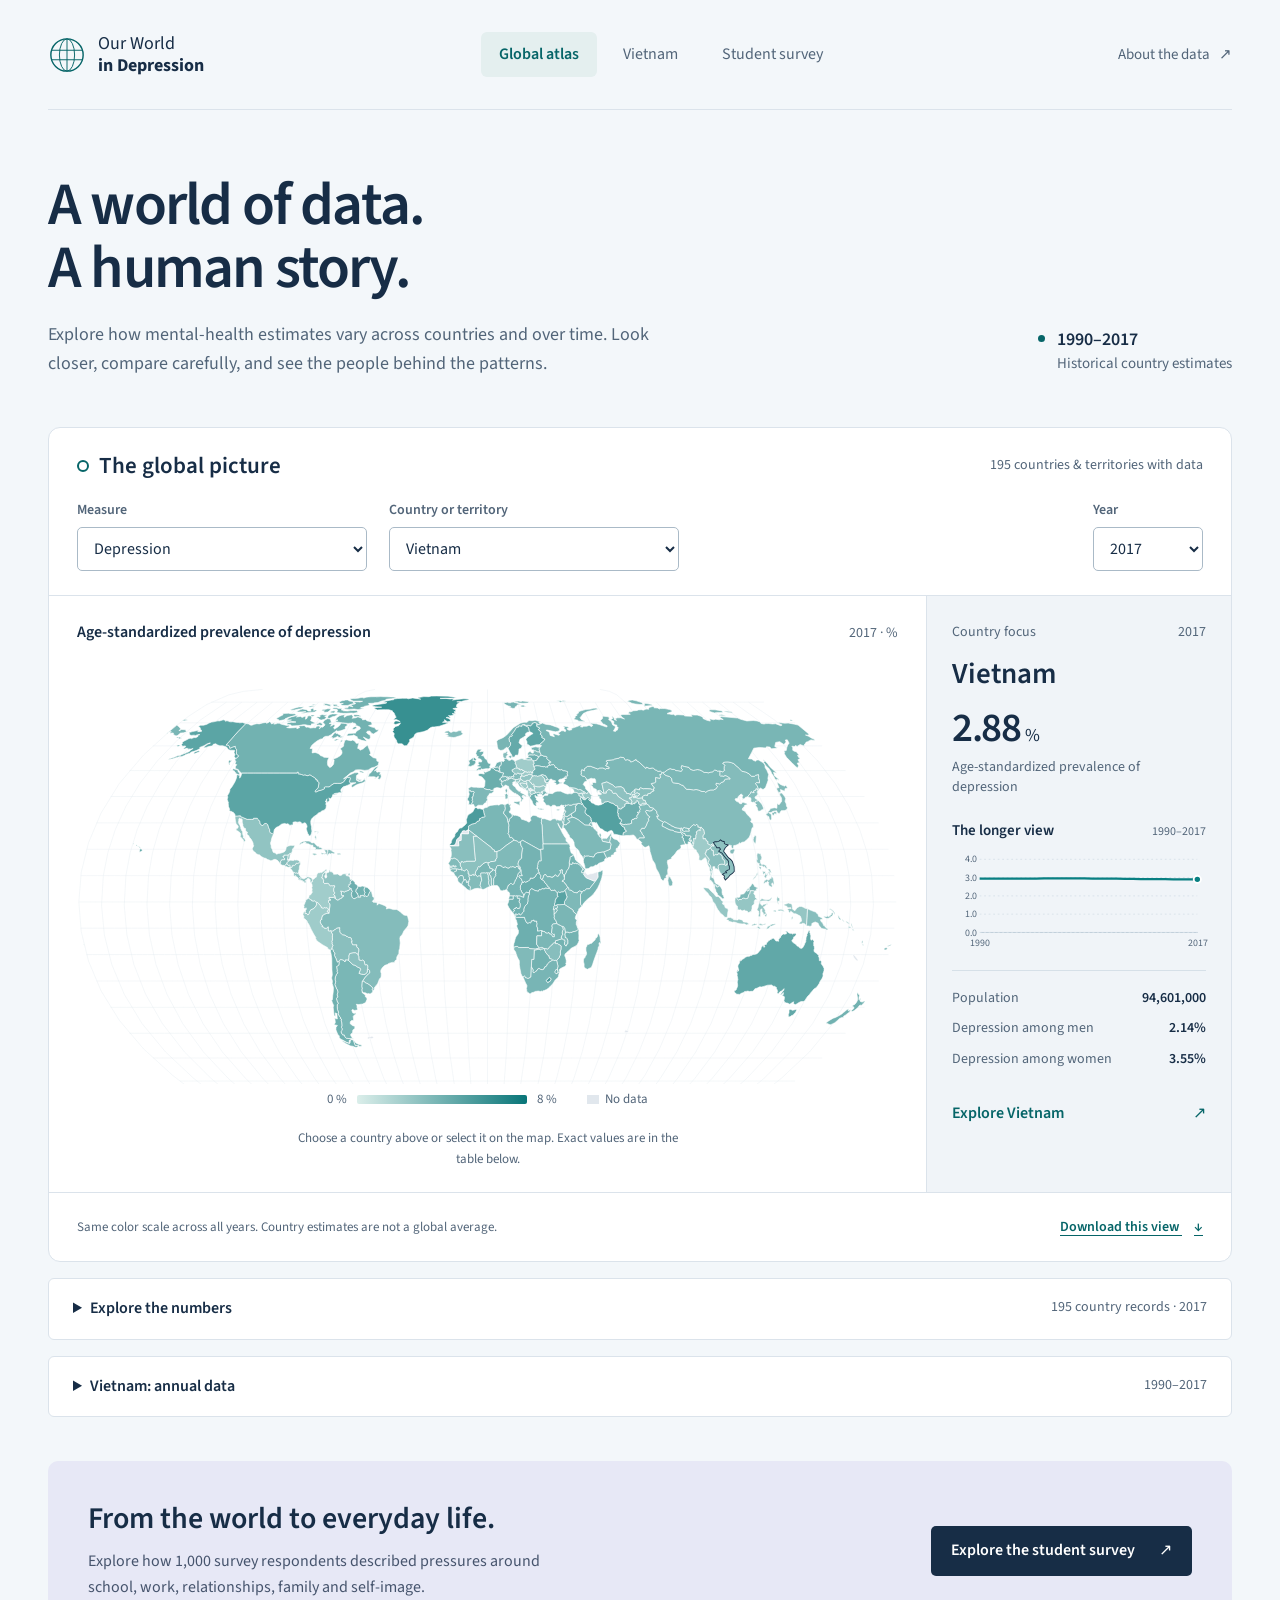
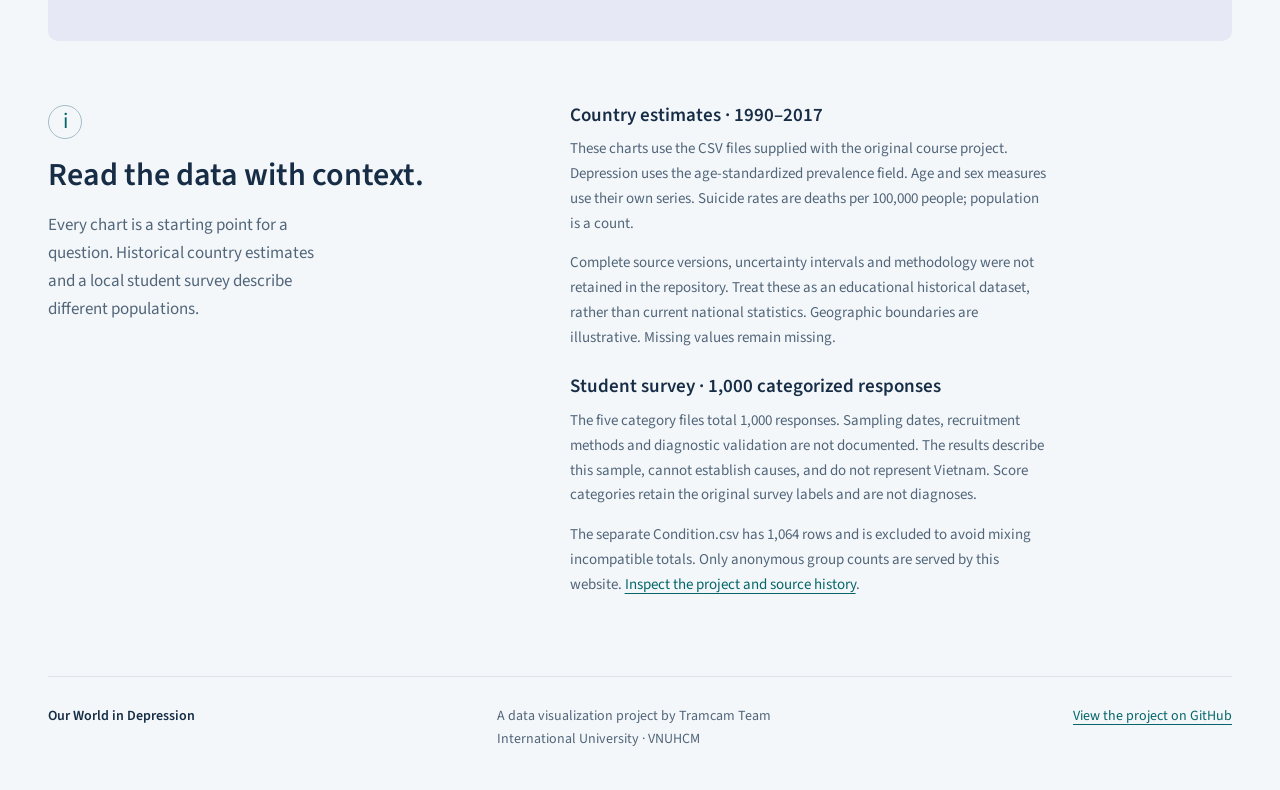
<file: public/index.html>
<!doctype html>
<html lang="en">
  <head>
    <meta charset="utf-8" />
    <meta name="viewport" content="width=device-width, initial-scale=1" />
    <link rel="icon" href="favicon.svg" type="image/svg+xml" />
    <meta name="theme-color" content="#F3F7FA" />
    <meta
      name="description"
      content="Explore historical mental-health data from 1990–2017 and anonymous student survey summaries. Compare countries, years and measures in an accessible atlas."
    />
    <title>Global atlas | Our World in Depression</title>
    <link
      rel="preload"
      href="fonts/source-sans-3-latin-400-normal.woff2"
      as="font"
      type="font/woff2"
      crossorigin
    />
    <link rel="stylesheet" href="styles/style.css" />
    <script defer src="vendor/d3.v7.min.js"></script>
    <script type="module" src="scripts/app.js"></script>
  </head>
  <body>
    <a class="skip-link" href="#main">Skip to content</a>
    <header class="site-header wrap">
      <a
        class="brand"
        href="index.html"
        aria-label="Our World in Depression home"
        translate="no"
        ><svg viewBox="0 0 40 40" width="38" height="38" aria-hidden="true">
          <circle
            cx="20"
            cy="20"
            r="17"
            fill="none"
            stroke="currentColor"
            stroke-width="1.5"
          />
          <ellipse
            cx="20"
            cy="20"
            rx="8"
            ry="17"
            fill="none"
            stroke="currentColor"
          />
          <path
            d="M4 15h32M4 25h32M20 3v34"
            fill="none"
            stroke="currentColor"
          /></svg
        ><span>Our World<br /><strong>in Depression</strong></span></a
      >
      <nav aria-label="Main navigation">
        <a href="index.html" data-nav="global">Global atlas</a
        ><a href="vietnam.html" data-nav="vietnam">Vietnam</a
        ><a href="intro.html" data-nav="survey">Student survey</a>
      </nav>
      <a class="source-link" href="#sources"
        >About the data <span aria-hidden="true">↗</span></a
      >
    </header>
    <main id="main" class="wrap" tabindex="-1">
      <div id="app"></div>
      <div id="status" role="status" aria-live="polite">Loading the atlas…</div>
      <noscript
        ><p>
          Enable JavaScript to explore the charts. You can also inspect the
          historical <a href="data/countries.json">country data</a> and
          <a href="data/survey.json">anonymous survey summaries</a>.
        </p></noscript
      >
    </main>
    <footer class="wrap site-footer">
      <span>Our World in Depression</span
      ><span
        >A data visualization project by Tramcam Team<br />International
        University · VNUHCM</span
      ><a href="https://github.com/itzmealvin/DSDV_ourWorldInDepression"
        >View the project on GitHub</a
      >
    </footer>
  </body>
</html>
</file>
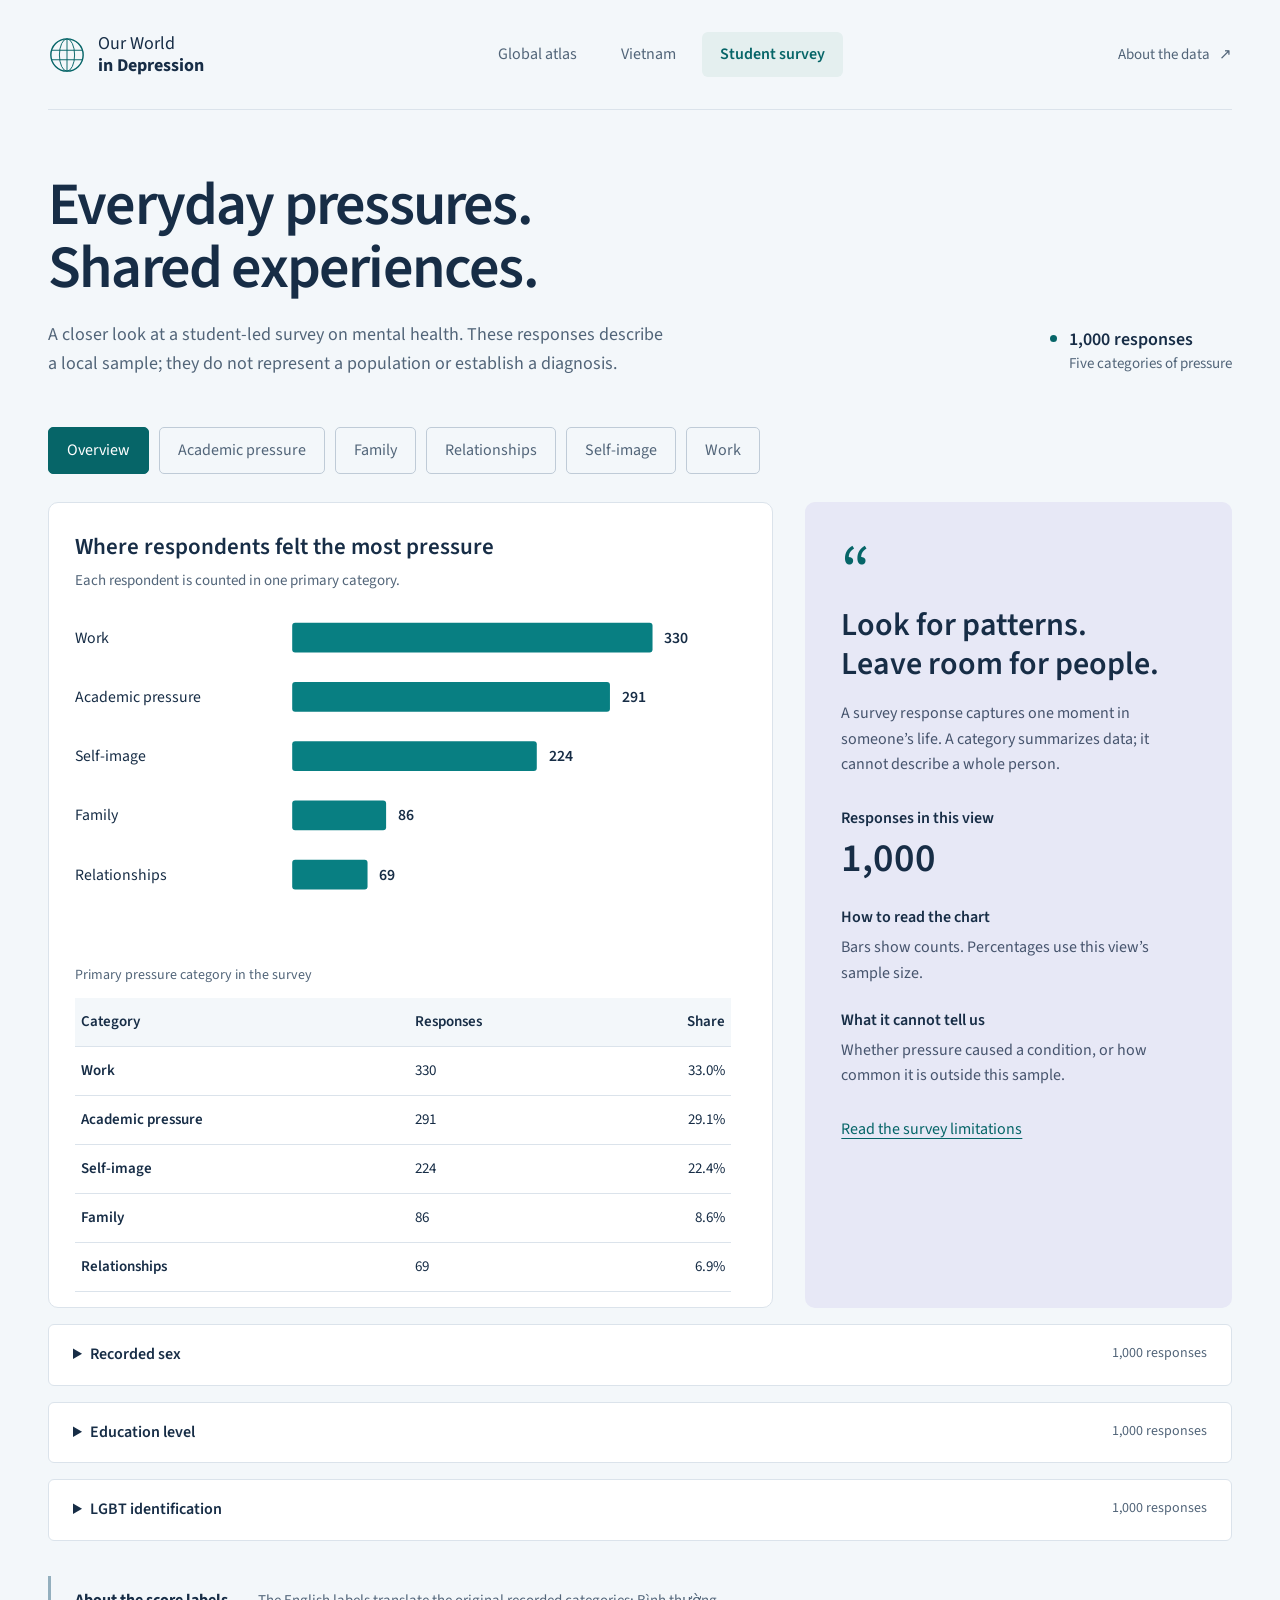
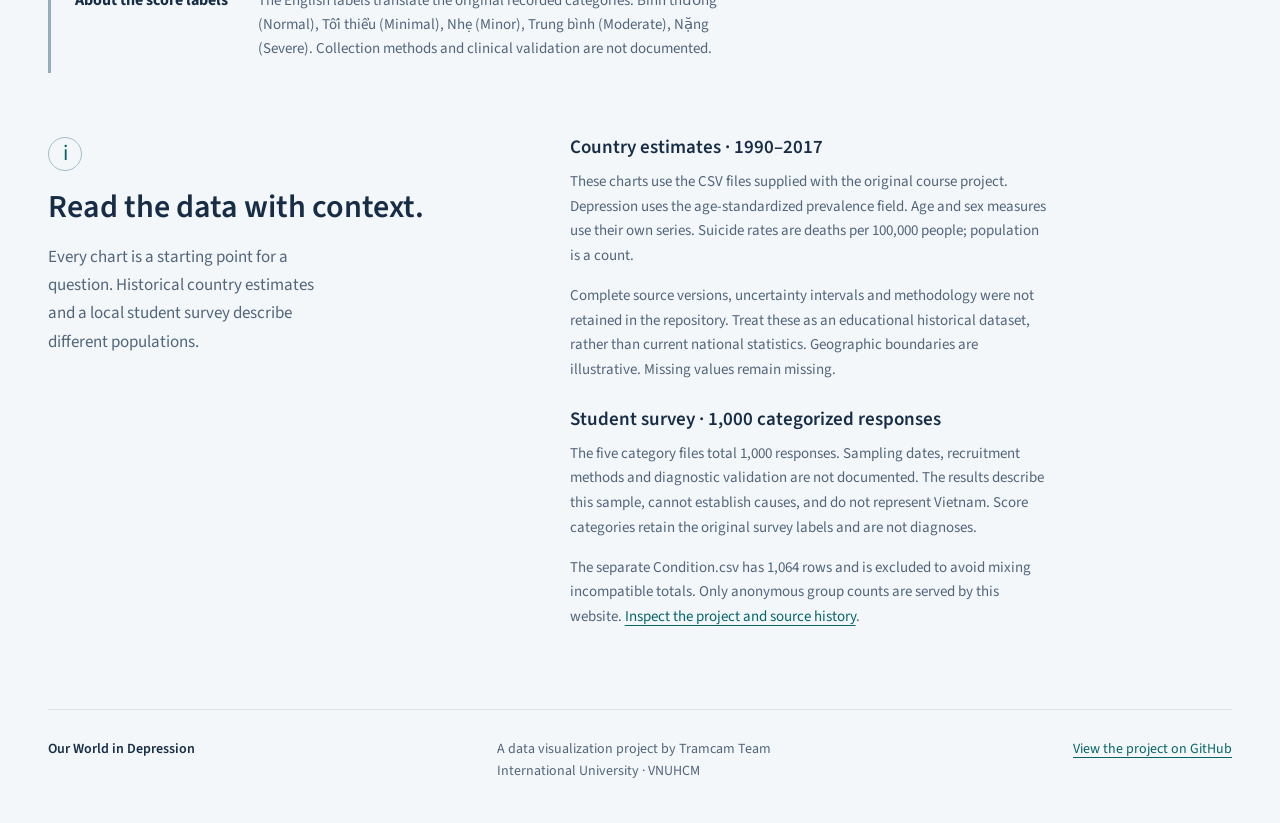
<file: public/depress.html>
<!doctype html>
<html lang="en">
  <head>
    <meta charset="utf-8" />
    <meta name="viewport" content="width=device-width, initial-scale=1" />
    <link rel="icon" href="favicon.svg" type="image/svg+xml" />
    <meta name="theme-color" content="#F3F7FA" />
    <meta
      name="description"
      content="Explore historical mental-health data from 1990–2017 and anonymous student survey summaries. Compare countries, years and measures in an accessible atlas."
    />
    <title>Survey factors | Our World in Depression</title>
    <link
      rel="preload"
      href="fonts/source-sans-3-latin-400-normal.woff2"
      as="font"
      type="font/woff2"
      crossorigin
    />
    <link rel="stylesheet" href="styles/style.css" />
    <script defer src="vendor/d3.v7.min.js"></script>
    <script type="module" src="scripts/app.js"></script>
  </head>
  <body>
    <a class="skip-link" href="#main">Skip to content</a>
    <header class="site-header wrap">
      <a
        class="brand"
        href="index.html"
        aria-label="Our World in Depression home"
        translate="no"
        ><svg viewBox="0 0 40 40" width="38" height="38" aria-hidden="true">
          <circle
            cx="20"
            cy="20"
            r="17"
            fill="none"
            stroke="currentColor"
            stroke-width="1.5"
          />
          <ellipse
            cx="20"
            cy="20"
            rx="8"
            ry="17"
            fill="none"
            stroke="currentColor"
          />
          <path
            d="M4 15h32M4 25h32M20 3v34"
            fill="none"
            stroke="currentColor"
          /></svg
        ><span>Our World<br /><strong>in Depression</strong></span></a
      >
      <nav aria-label="Main navigation">
        <a href="index.html" data-nav="global">Global atlas</a
        ><a href="vietnam.html" data-nav="vietnam">Vietnam</a
        ><a href="intro.html" data-nav="survey">Student survey</a>
      </nav>
      <a class="source-link" href="#sources"
        >About the data <span aria-hidden="true">↗</span></a
      >
    </header>
    <main id="main" class="wrap" tabindex="-1">
      <div id="app"></div>
      <div id="status" role="status" aria-live="polite">Loading the atlas…</div>
      <noscript
        ><p>
          Enable JavaScript to explore the charts. You can also inspect the
          historical <a href="data/countries.json">country data</a> and
          <a href="data/survey.json">anonymous survey summaries</a>.
        </p></noscript
      >
    </main>
    <footer class="wrap site-footer">
      <span>Our World in Depression</span
      ><span
        >A data visualization project by Tramcam Team<br />International
        University · VNUHCM</span
      ><a href="https://github.com/itzmealvin/DSDV_ourWorldInDepression"
        >View the project on GitHub</a
      >
    </footer>
  </body>
</html>
</file>
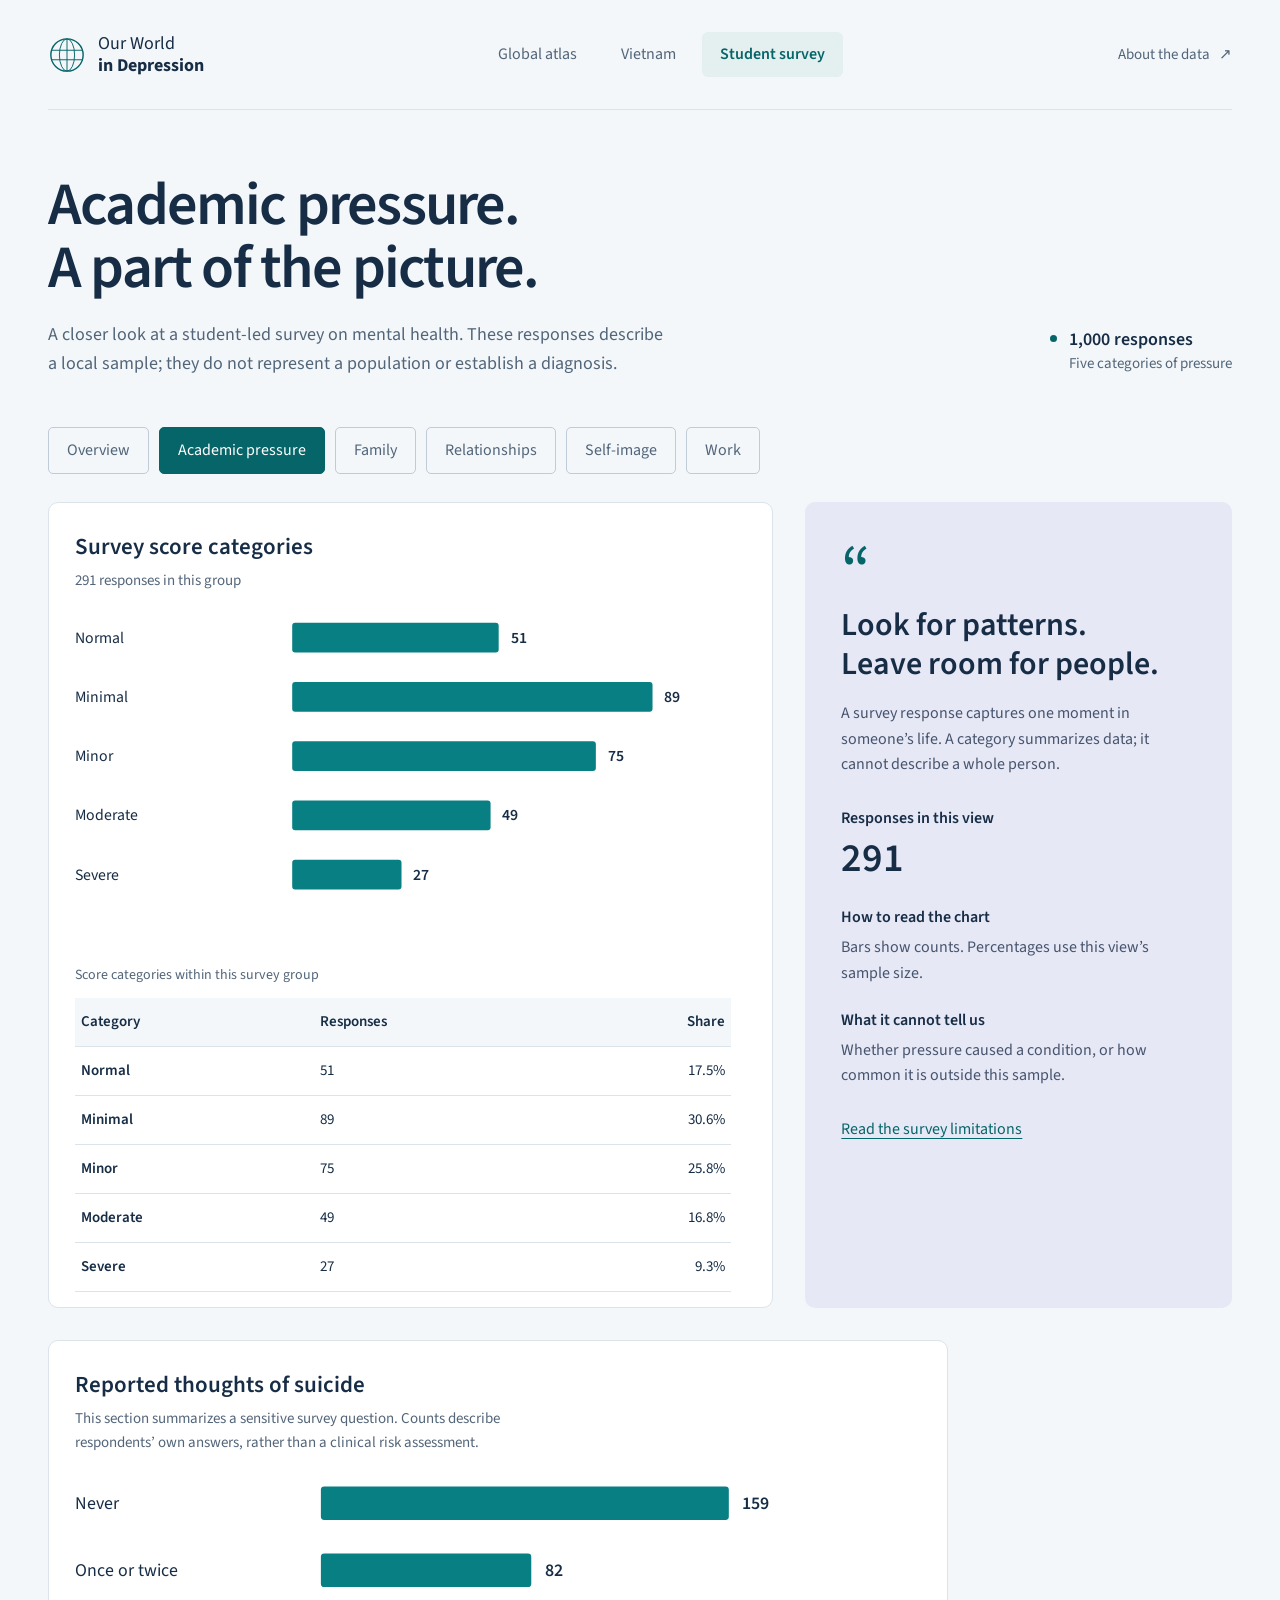
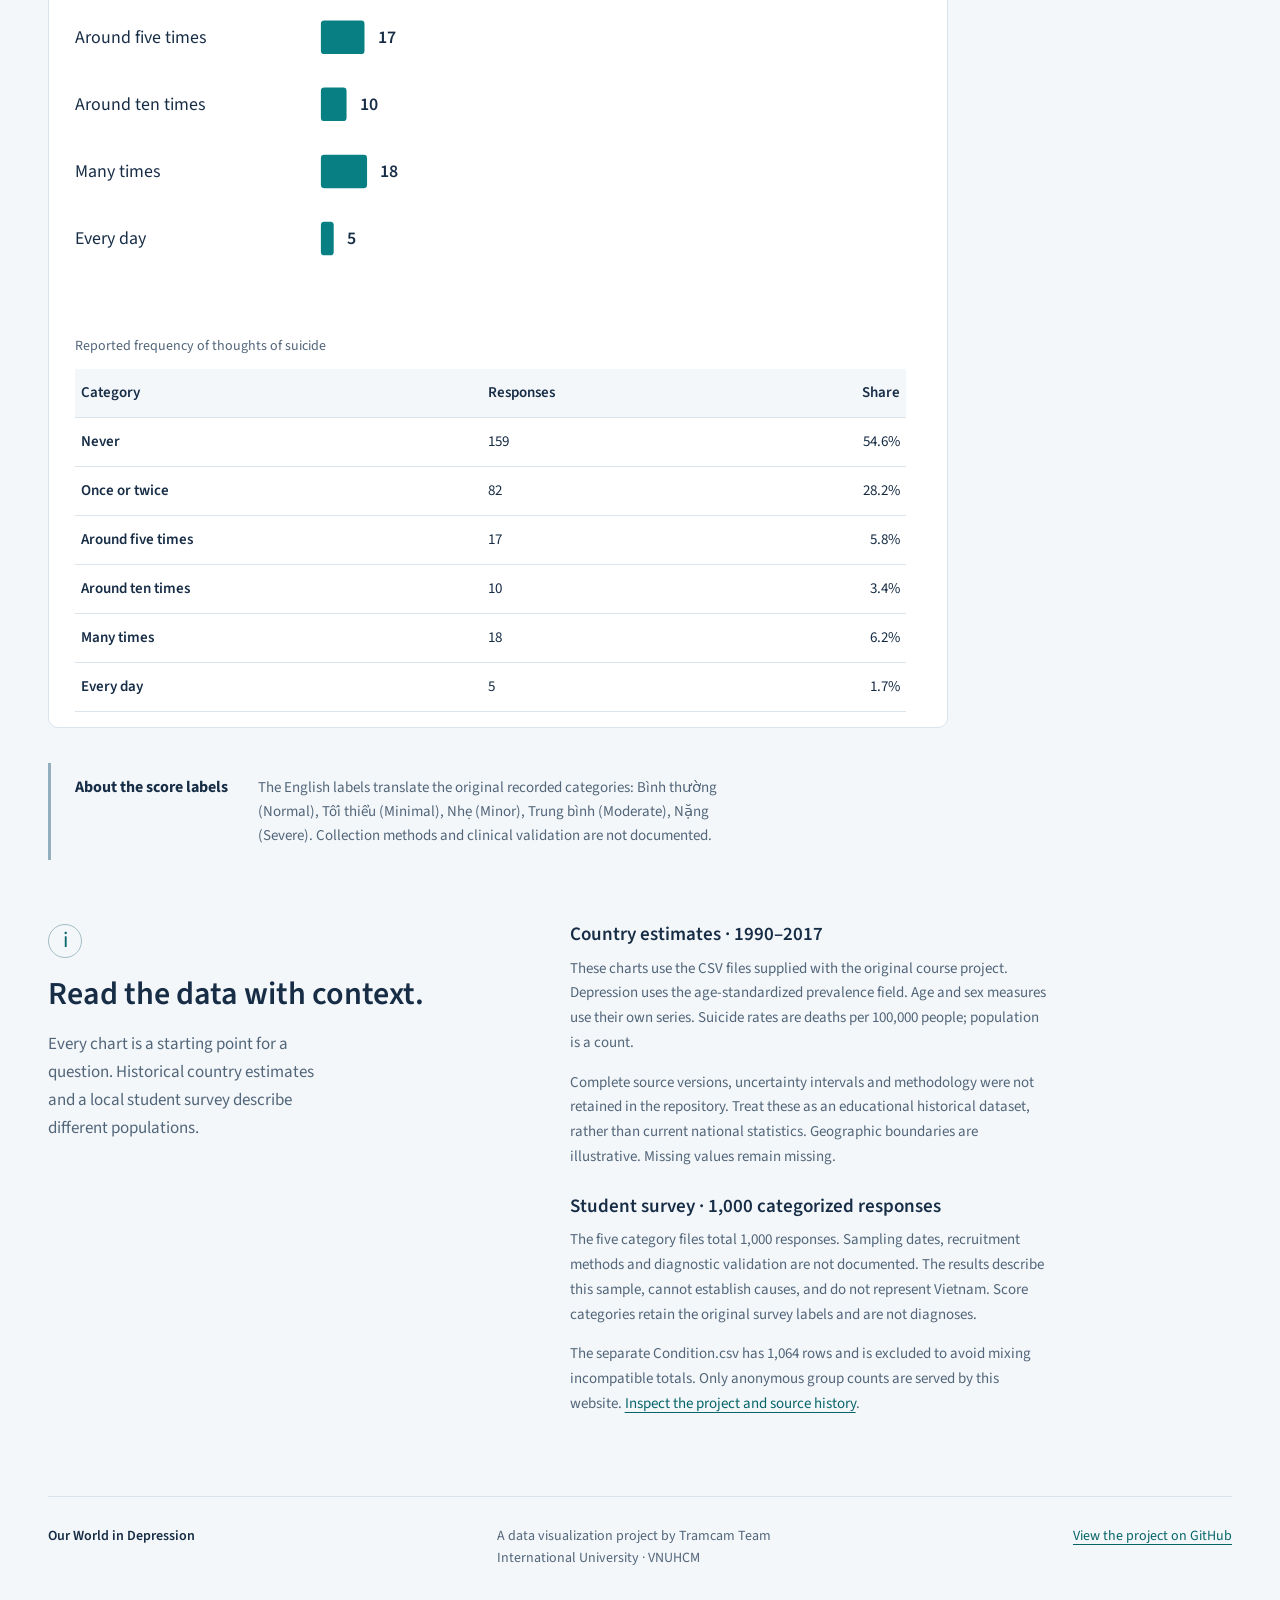
<file: public/education.html>
<!doctype html>
<html lang="en">
  <head>
    <meta charset="utf-8" />
    <meta name="viewport" content="width=device-width, initial-scale=1" />
    <link rel="icon" href="favicon.svg" type="image/svg+xml" />
    <meta name="theme-color" content="#F3F7FA" />
    <meta
      name="description"
      content="Explore historical mental-health data from 1990–2017 and anonymous student survey summaries. Compare countries, years and measures in an accessible atlas."
    />
    <title>Academic pressure | Our World in Depression</title>
    <link
      rel="preload"
      href="fonts/source-sans-3-latin-400-normal.woff2"
      as="font"
      type="font/woff2"
      crossorigin
    />
    <link rel="stylesheet" href="styles/style.css" />
    <script defer src="vendor/d3.v7.min.js"></script>
    <script type="module" src="scripts/app.js"></script>
  </head>
  <body>
    <a class="skip-link" href="#main">Skip to content</a>
    <header class="site-header wrap">
      <a
        class="brand"
        href="index.html"
        aria-label="Our World in Depression home"
        translate="no"
        ><svg viewBox="0 0 40 40" width="38" height="38" aria-hidden="true">
          <circle
            cx="20"
            cy="20"
            r="17"
            fill="none"
            stroke="currentColor"
            stroke-width="1.5"
          />
          <ellipse
            cx="20"
            cy="20"
            rx="8"
            ry="17"
            fill="none"
            stroke="currentColor"
          />
          <path
            d="M4 15h32M4 25h32M20 3v34"
            fill="none"
            stroke="currentColor"
          /></svg
        ><span>Our World<br /><strong>in Depression</strong></span></a
      >
      <nav aria-label="Main navigation">
        <a href="index.html" data-nav="global">Global atlas</a
        ><a href="vietnam.html" data-nav="vietnam">Vietnam</a
        ><a href="intro.html" data-nav="survey">Student survey</a>
      </nav>
      <a class="source-link" href="#sources"
        >About the data <span aria-hidden="true">↗</span></a
      >
    </header>
    <main id="main" class="wrap" tabindex="-1">
      <div id="app"></div>
      <div id="status" role="status" aria-live="polite">Loading the atlas…</div>
      <noscript
        ><p>
          Enable JavaScript to explore the charts. You can also inspect the
          historical <a href="data/countries.json">country data</a> and
          <a href="data/survey.json">anonymous survey summaries</a>.
        </p></noscript
      >
    </main>
    <footer class="wrap site-footer">
      <span>Our World in Depression</span
      ><span
        >A data visualization project by Tramcam Team<br />International
        University · VNUHCM</span
      ><a href="https://github.com/itzmealvin/DSDV_ourWorldInDepression"
        >View the project on GitHub</a
      >
    </footer>
  </body>
</html>
</file>
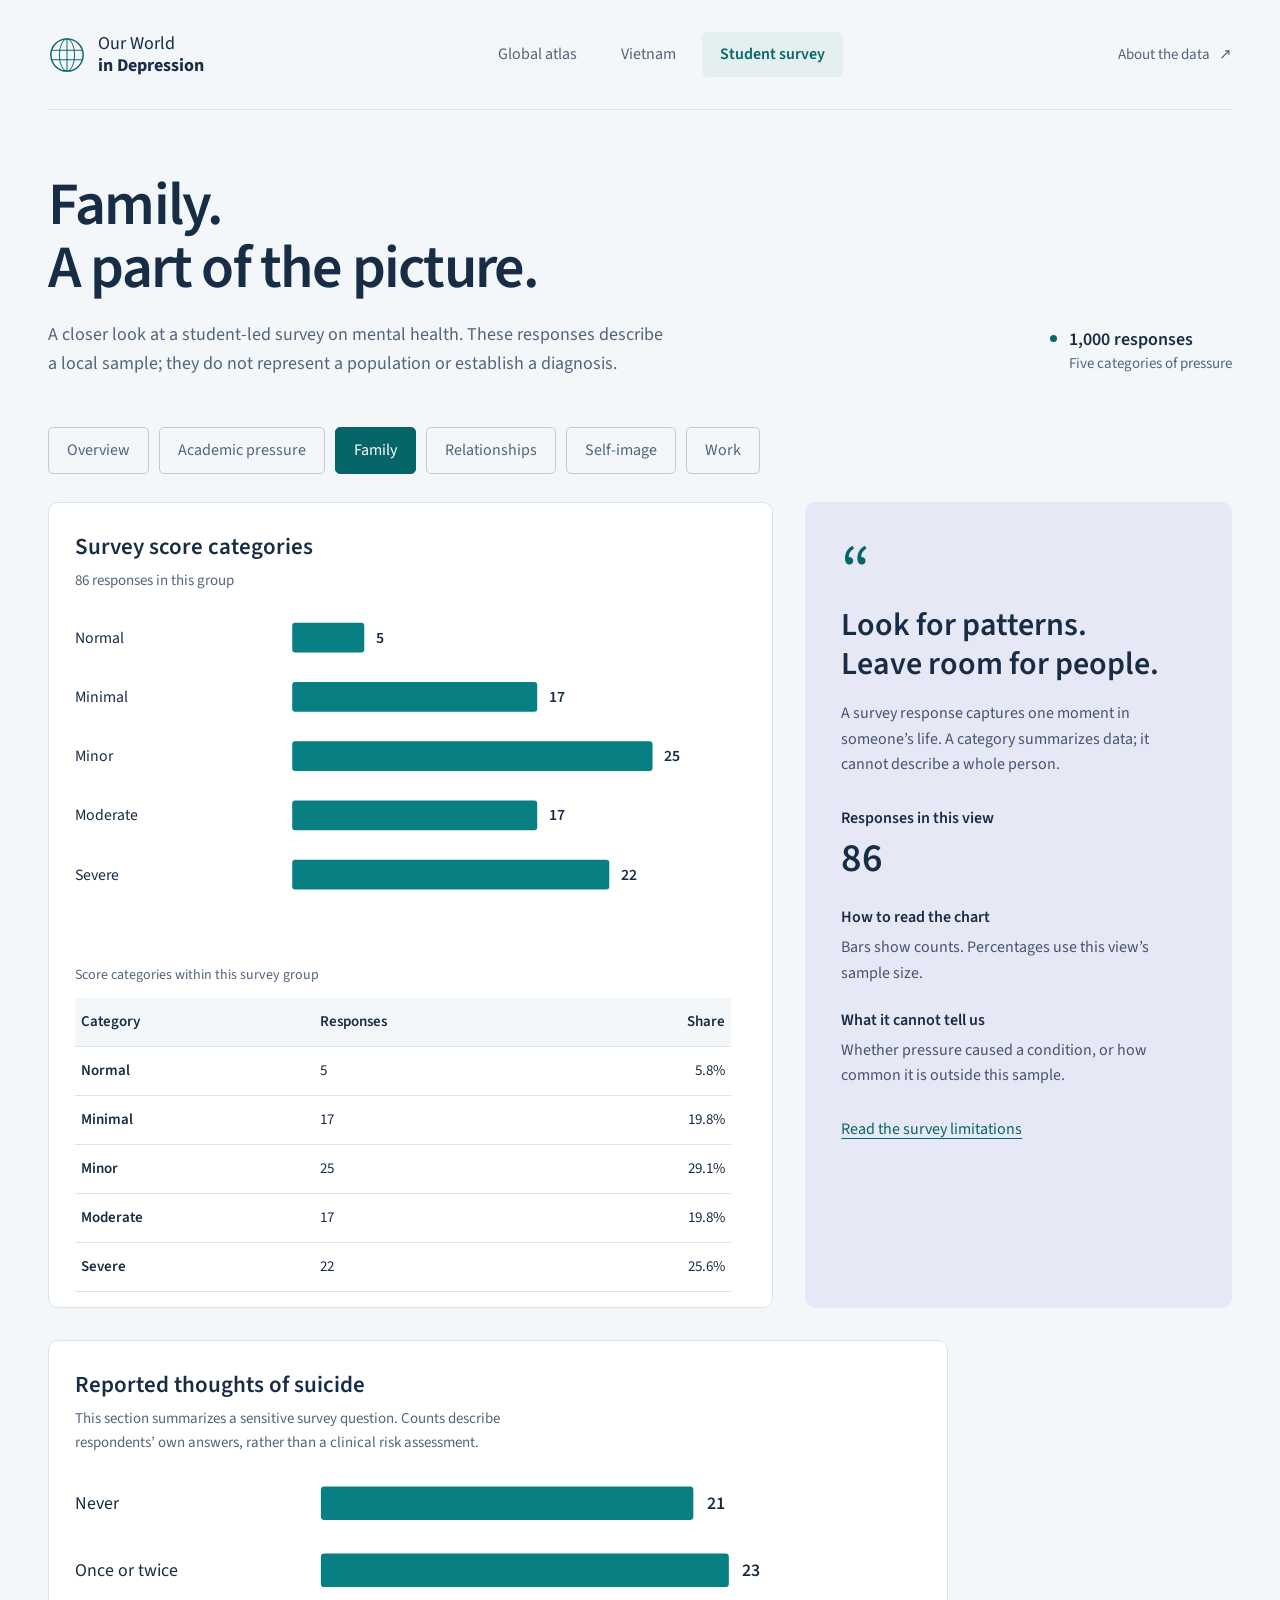
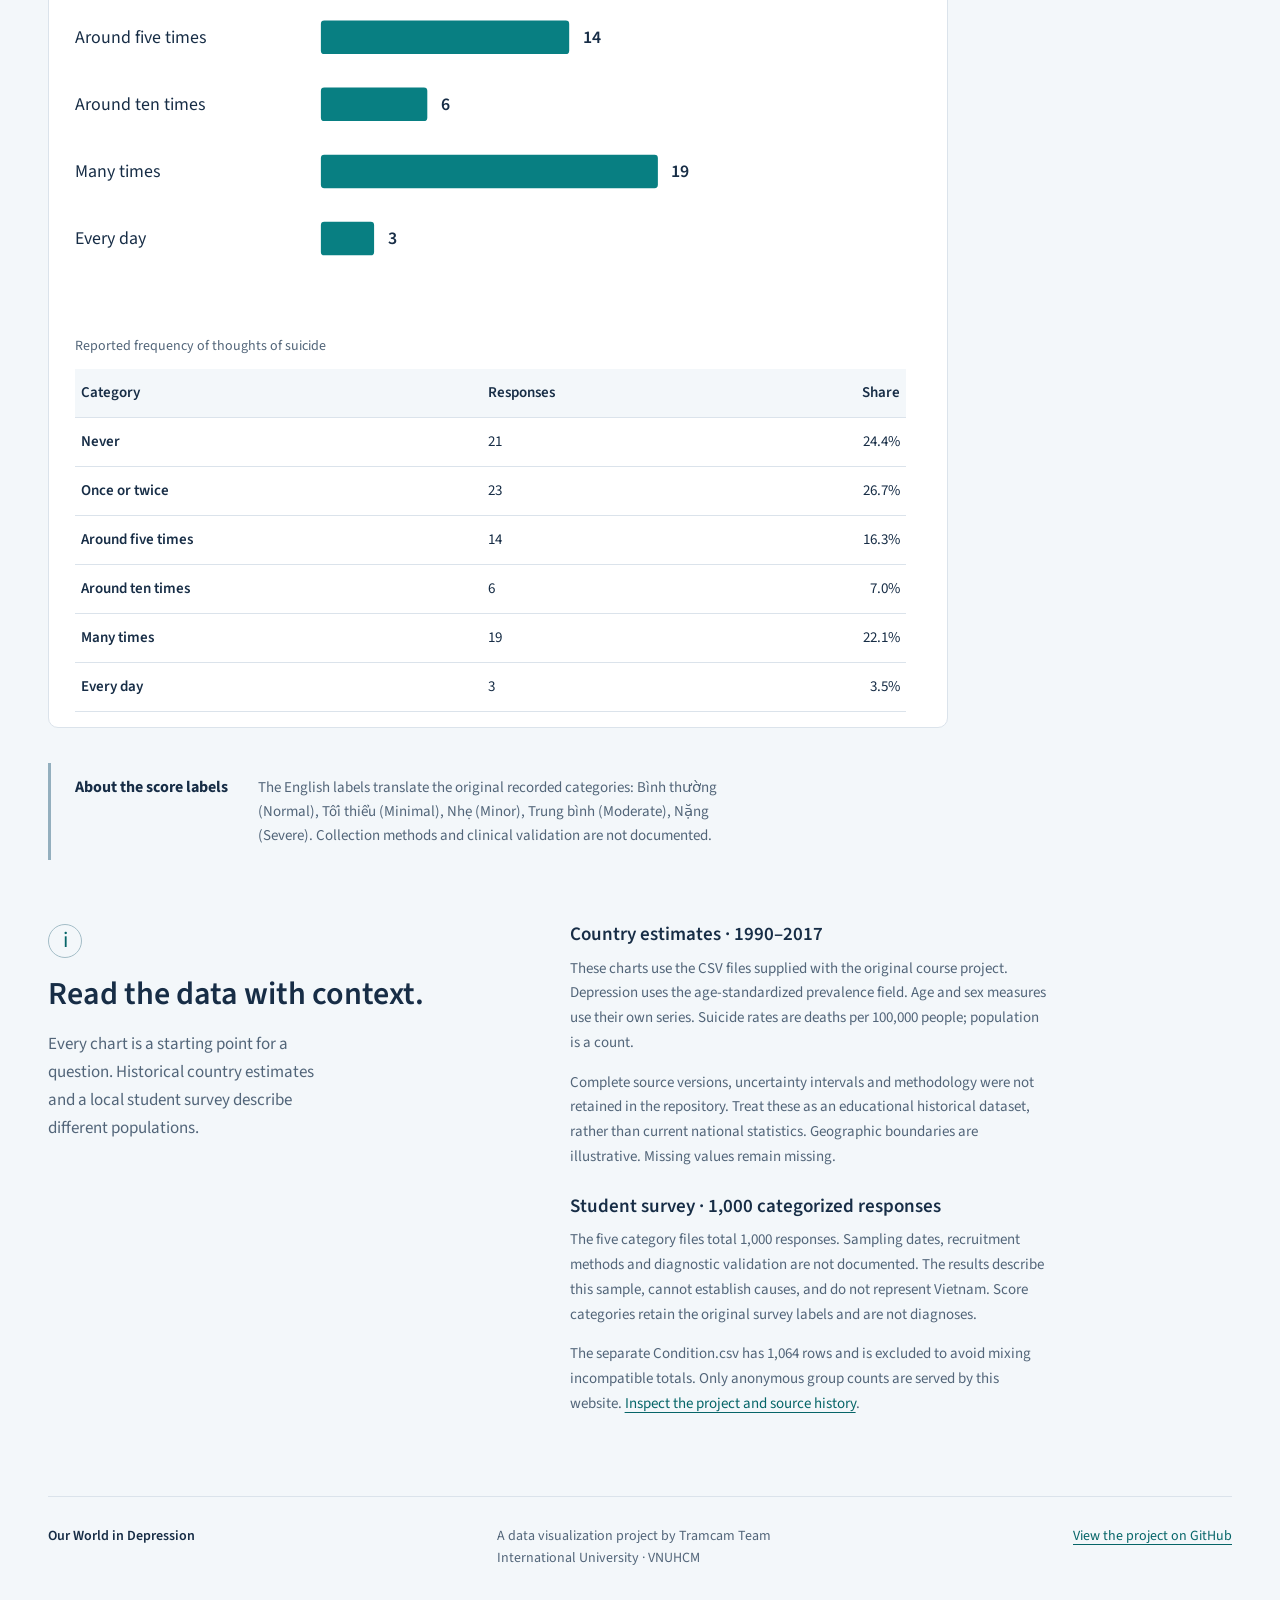
<file: public/family.html>
<!doctype html>
<html lang="en">
  <head>
    <meta charset="utf-8" />
    <meta name="viewport" content="width=device-width, initial-scale=1" />
    <link rel="icon" href="favicon.svg" type="image/svg+xml" />
    <meta name="theme-color" content="#F3F7FA" />
    <meta
      name="description"
      content="Explore historical mental-health data from 1990–2017 and anonymous student survey summaries. Compare countries, years and measures in an accessible atlas."
    />
    <title>Family | Our World in Depression</title>
    <link
      rel="preload"
      href="fonts/source-sans-3-latin-400-normal.woff2"
      as="font"
      type="font/woff2"
      crossorigin
    />
    <link rel="stylesheet" href="styles/style.css" />
    <script defer src="vendor/d3.v7.min.js"></script>
    <script type="module" src="scripts/app.js"></script>
  </head>
  <body>
    <a class="skip-link" href="#main">Skip to content</a>
    <header class="site-header wrap">
      <a
        class="brand"
        href="index.html"
        aria-label="Our World in Depression home"
        translate="no"
        ><svg viewBox="0 0 40 40" width="38" height="38" aria-hidden="true">
          <circle
            cx="20"
            cy="20"
            r="17"
            fill="none"
            stroke="currentColor"
            stroke-width="1.5"
          />
          <ellipse
            cx="20"
            cy="20"
            rx="8"
            ry="17"
            fill="none"
            stroke="currentColor"
          />
          <path
            d="M4 15h32M4 25h32M20 3v34"
            fill="none"
            stroke="currentColor"
          /></svg
        ><span>Our World<br /><strong>in Depression</strong></span></a
      >
      <nav aria-label="Main navigation">
        <a href="index.html" data-nav="global">Global atlas</a
        ><a href="vietnam.html" data-nav="vietnam">Vietnam</a
        ><a href="intro.html" data-nav="survey">Student survey</a>
      </nav>
      <a class="source-link" href="#sources"
        >About the data <span aria-hidden="true">↗</span></a
      >
    </header>
    <main id="main" class="wrap" tabindex="-1">
      <div id="app"></div>
      <div id="status" role="status" aria-live="polite">Loading the atlas…</div>
      <noscript
        ><p>
          Enable JavaScript to explore the charts. You can also inspect the
          historical <a href="data/countries.json">country data</a> and
          <a href="data/survey.json">anonymous survey summaries</a>.
        </p></noscript
      >
    </main>
    <footer class="wrap site-footer">
      <span>Our World in Depression</span
      ><span
        >A data visualization project by Tramcam Team<br />International
        University · VNUHCM</span
      ><a href="https://github.com/itzmealvin/DSDV_ourWorldInDepression"
        >View the project on GitHub</a
      >
    </footer>
  </body>
</html>
</file>
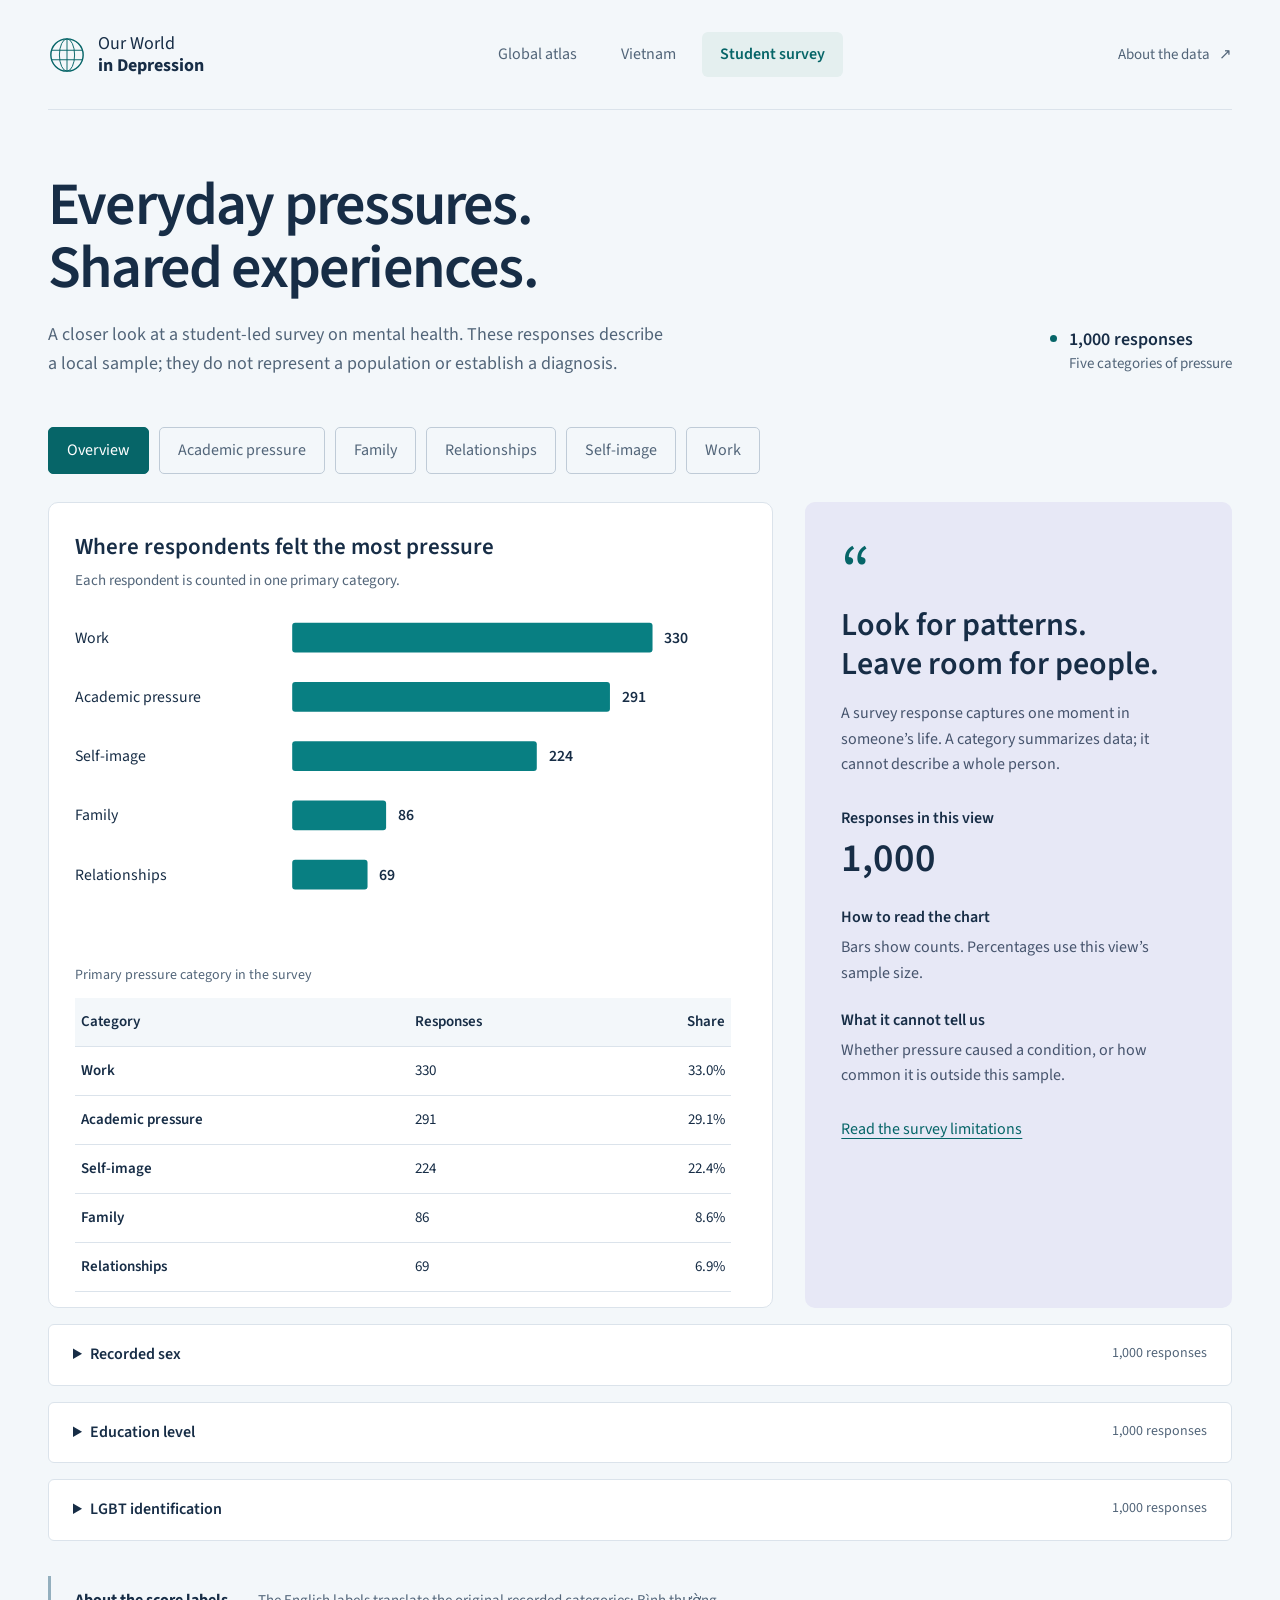
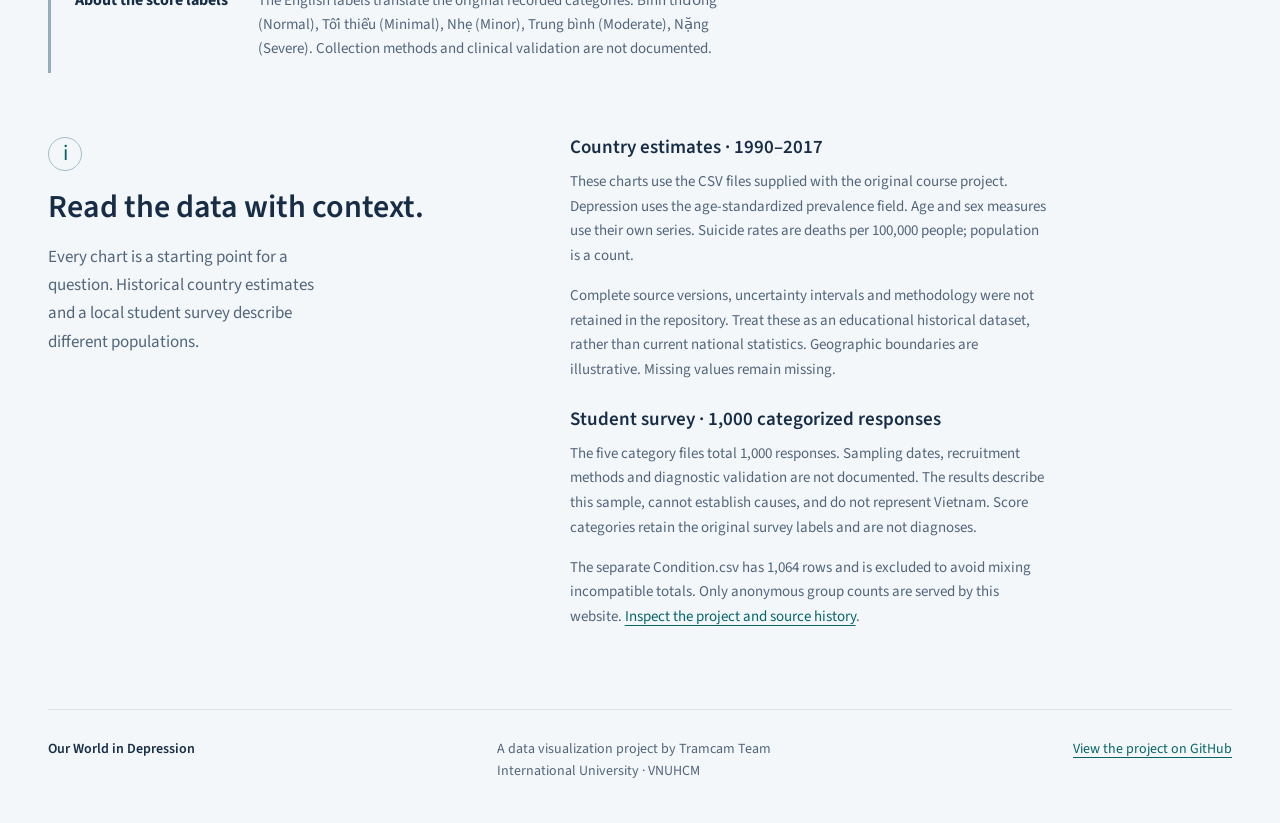
<file: public/intro.html>
<!doctype html>
<html lang="en">
  <head>
    <meta charset="utf-8" />
    <meta name="viewport" content="width=device-width, initial-scale=1" />
    <link rel="icon" href="favicon.svg" type="image/svg+xml" />
    <meta name="theme-color" content="#F3F7FA" />
    <meta
      name="description"
      content="Explore historical mental-health data from 1990–2017 and anonymous student survey summaries. Compare countries, years and measures in an accessible atlas."
    />
    <title>Survey overview | Our World in Depression</title>
    <link
      rel="preload"
      href="fonts/source-sans-3-latin-400-normal.woff2"
      as="font"
      type="font/woff2"
      crossorigin
    />
    <link rel="stylesheet" href="styles/style.css" />
    <script defer src="vendor/d3.v7.min.js"></script>
    <script type="module" src="scripts/app.js"></script>
  </head>
  <body>
    <a class="skip-link" href="#main">Skip to content</a>
    <header class="site-header wrap">
      <a
        class="brand"
        href="index.html"
        aria-label="Our World in Depression home"
        translate="no"
        ><svg viewBox="0 0 40 40" width="38" height="38" aria-hidden="true">
          <circle
            cx="20"
            cy="20"
            r="17"
            fill="none"
            stroke="currentColor"
            stroke-width="1.5"
          />
          <ellipse
            cx="20"
            cy="20"
            rx="8"
            ry="17"
            fill="none"
            stroke="currentColor"
          />
          <path
            d="M4 15h32M4 25h32M20 3v34"
            fill="none"
            stroke="currentColor"
          /></svg
        ><span>Our World<br /><strong>in Depression</strong></span></a
      >
      <nav aria-label="Main navigation">
        <a href="index.html" data-nav="global">Global atlas</a
        ><a href="vietnam.html" data-nav="vietnam">Vietnam</a
        ><a href="intro.html" data-nav="survey">Student survey</a>
      </nav>
      <a class="source-link" href="#sources"
        >About the data <span aria-hidden="true">↗</span></a
      >
    </header>
    <main id="main" class="wrap" tabindex="-1">
      <div id="app"></div>
      <div id="status" role="status" aria-live="polite">Loading the atlas…</div>
      <noscript
        ><p>
          Enable JavaScript to explore the charts. You can also inspect the
          historical <a href="data/countries.json">country data</a> and
          <a href="data/survey.json">anonymous survey summaries</a>.
        </p></noscript
      >
    </main>
    <footer class="wrap site-footer">
      <span>Our World in Depression</span
      ><span
        >A data visualization project by Tramcam Team<br />International
        University · VNUHCM</span
      ><a href="https://github.com/itzmealvin/DSDV_ourWorldInDepression"
        >View the project on GitHub</a
      >
    </footer>
  </body>
</html>
</file>
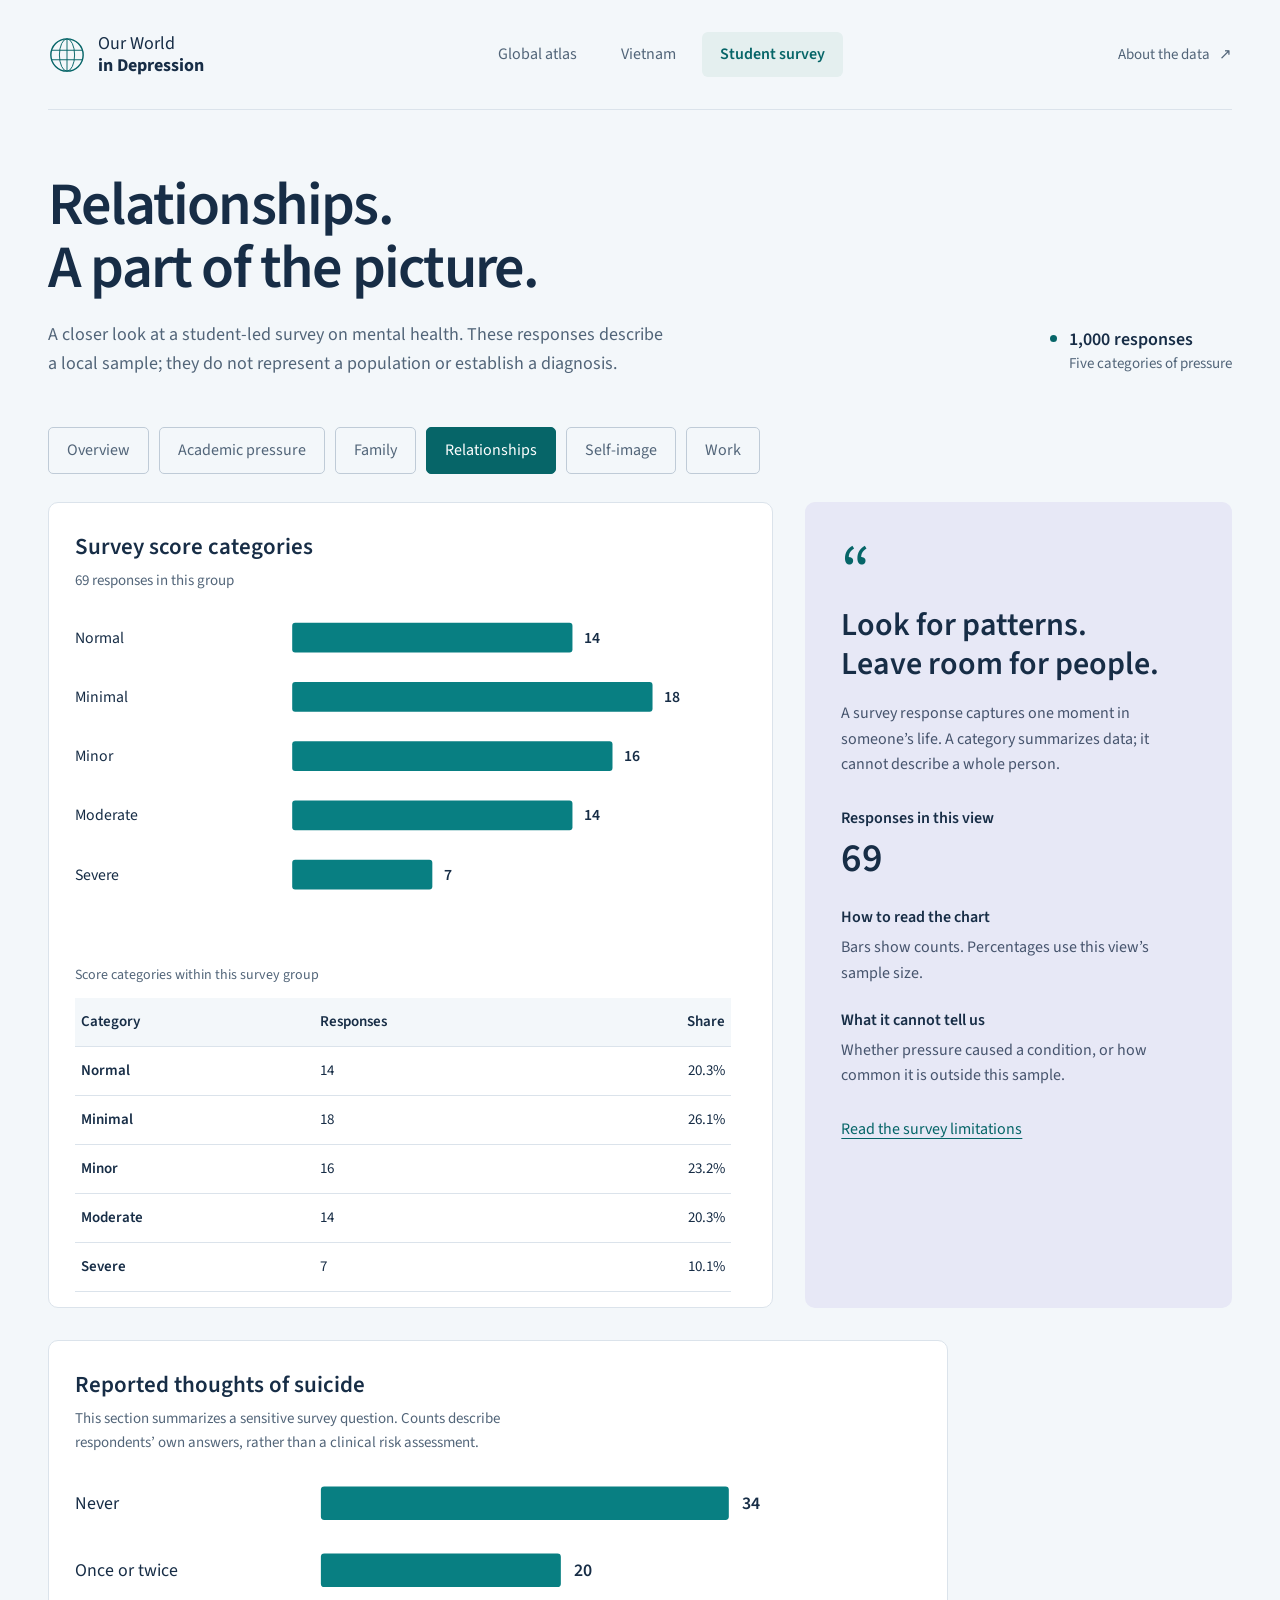
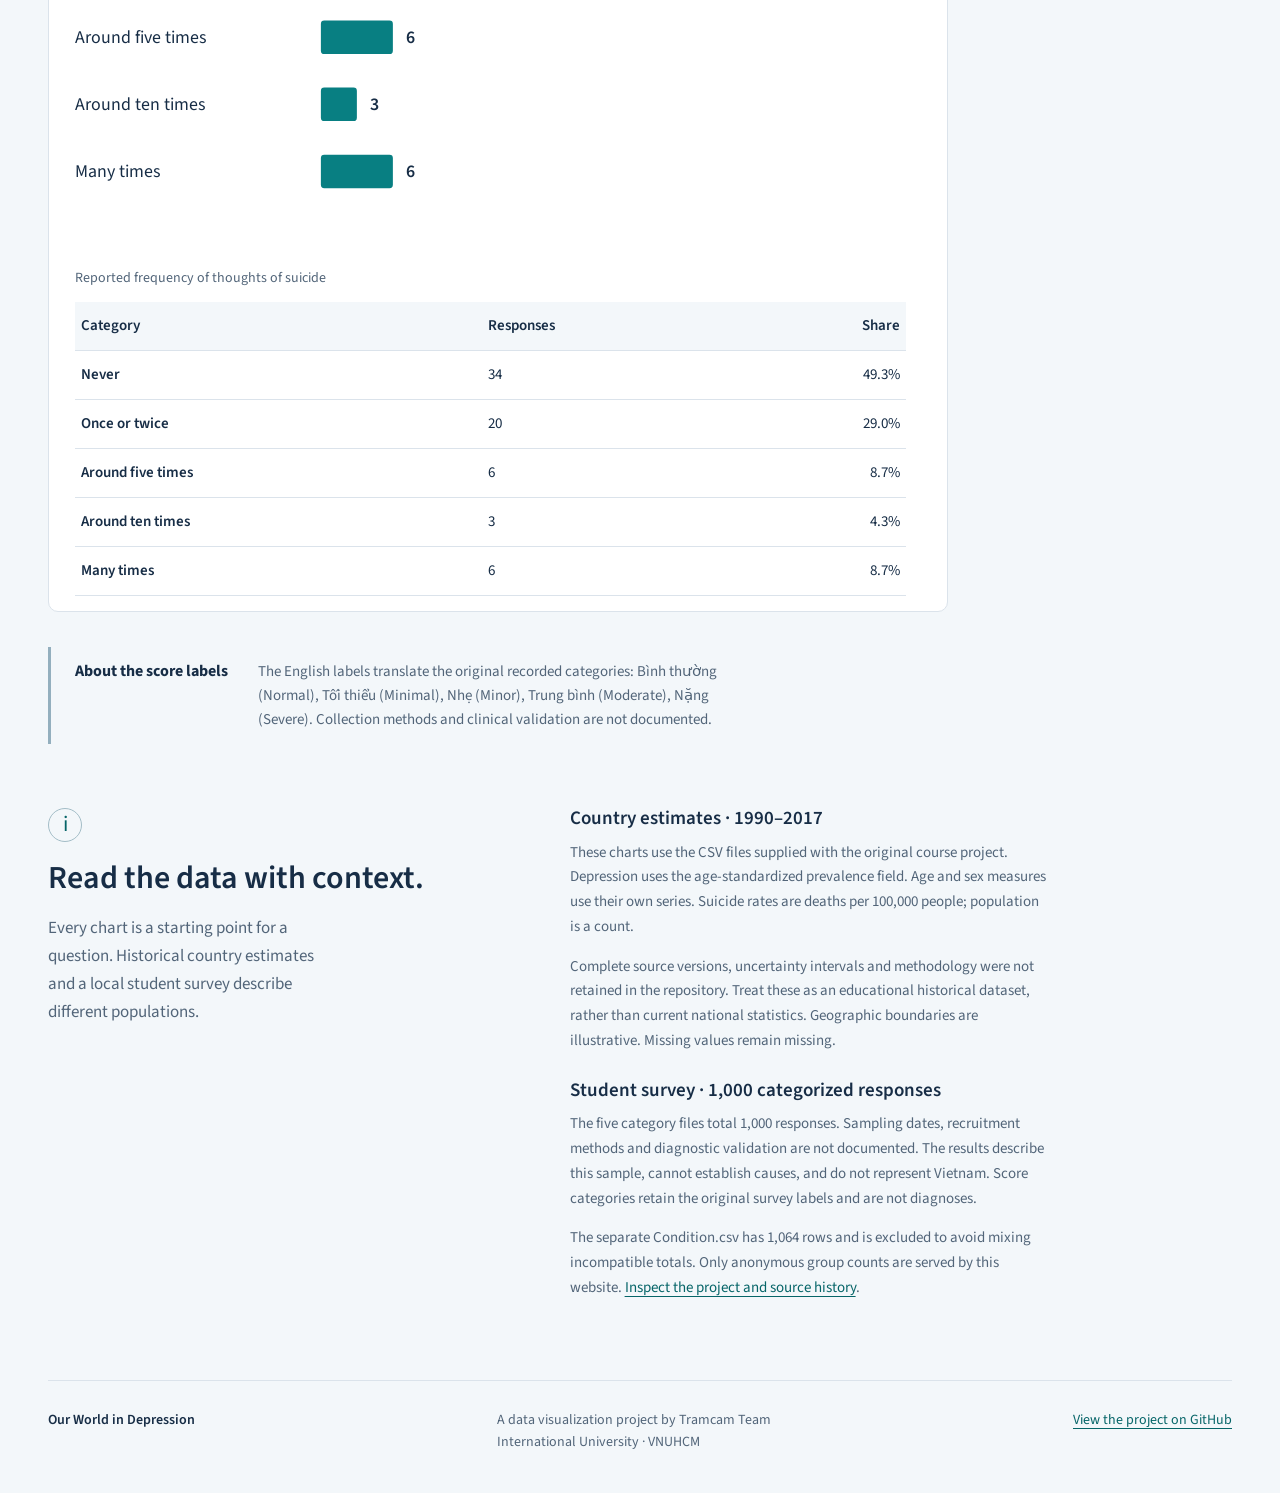
<file: public/love.html>
<!doctype html>
<html lang="en">
  <head>
    <meta charset="utf-8" />
    <meta name="viewport" content="width=device-width, initial-scale=1" />
    <link rel="icon" href="favicon.svg" type="image/svg+xml" />
    <meta name="theme-color" content="#F3F7FA" />
    <meta
      name="description"
      content="Explore historical mental-health data from 1990–2017 and anonymous student survey summaries. Compare countries, years and measures in an accessible atlas."
    />
    <title>Relationships | Our World in Depression</title>
    <link
      rel="preload"
      href="fonts/source-sans-3-latin-400-normal.woff2"
      as="font"
      type="font/woff2"
      crossorigin
    />
    <link rel="stylesheet" href="styles/style.css" />
    <script defer src="vendor/d3.v7.min.js"></script>
    <script type="module" src="scripts/app.js"></script>
  </head>
  <body>
    <a class="skip-link" href="#main">Skip to content</a>
    <header class="site-header wrap">
      <a
        class="brand"
        href="index.html"
        aria-label="Our World in Depression home"
        translate="no"
        ><svg viewBox="0 0 40 40" width="38" height="38" aria-hidden="true">
          <circle
            cx="20"
            cy="20"
            r="17"
            fill="none"
            stroke="currentColor"
            stroke-width="1.5"
          />
          <ellipse
            cx="20"
            cy="20"
            rx="8"
            ry="17"
            fill="none"
            stroke="currentColor"
          />
          <path
            d="M4 15h32M4 25h32M20 3v34"
            fill="none"
            stroke="currentColor"
          /></svg
        ><span>Our World<br /><strong>in Depression</strong></span></a
      >
      <nav aria-label="Main navigation">
        <a href="index.html" data-nav="global">Global atlas</a
        ><a href="vietnam.html" data-nav="vietnam">Vietnam</a
        ><a href="intro.html" data-nav="survey">Student survey</a>
      </nav>
      <a class="source-link" href="#sources"
        >About the data <span aria-hidden="true">↗</span></a
      >
    </header>
    <main id="main" class="wrap" tabindex="-1">
      <div id="app"></div>
      <div id="status" role="status" aria-live="polite">Loading the atlas…</div>
      <noscript
        ><p>
          Enable JavaScript to explore the charts. You can also inspect the
          historical <a href="data/countries.json">country data</a> and
          <a href="data/survey.json">anonymous survey summaries</a>.
        </p></noscript
      >
    </main>
    <footer class="wrap site-footer">
      <span>Our World in Depression</span
      ><span
        >A data visualization project by Tramcam Team<br />International
        University · VNUHCM</span
      ><a href="https://github.com/itzmealvin/DSDV_ourWorldInDepression"
        >View the project on GitHub</a
      >
    </footer>
  </body>
</html>
</file>
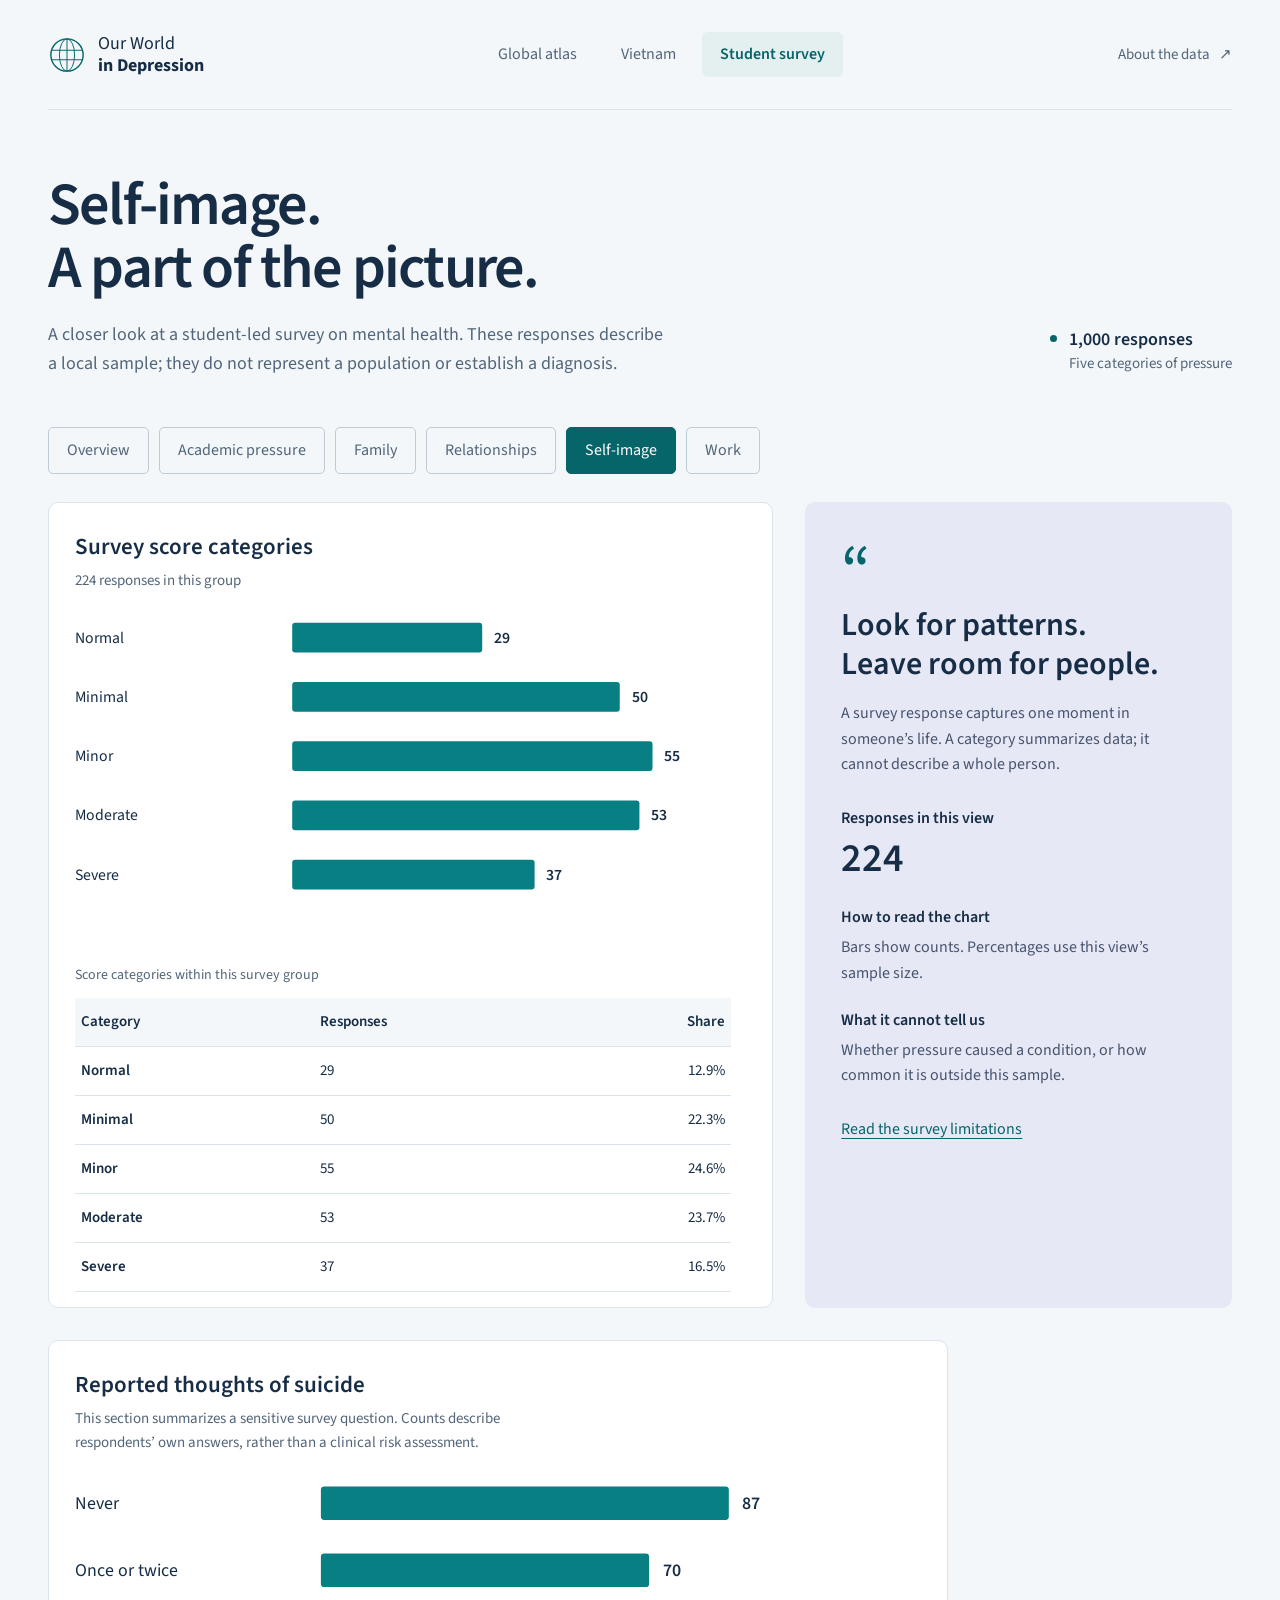
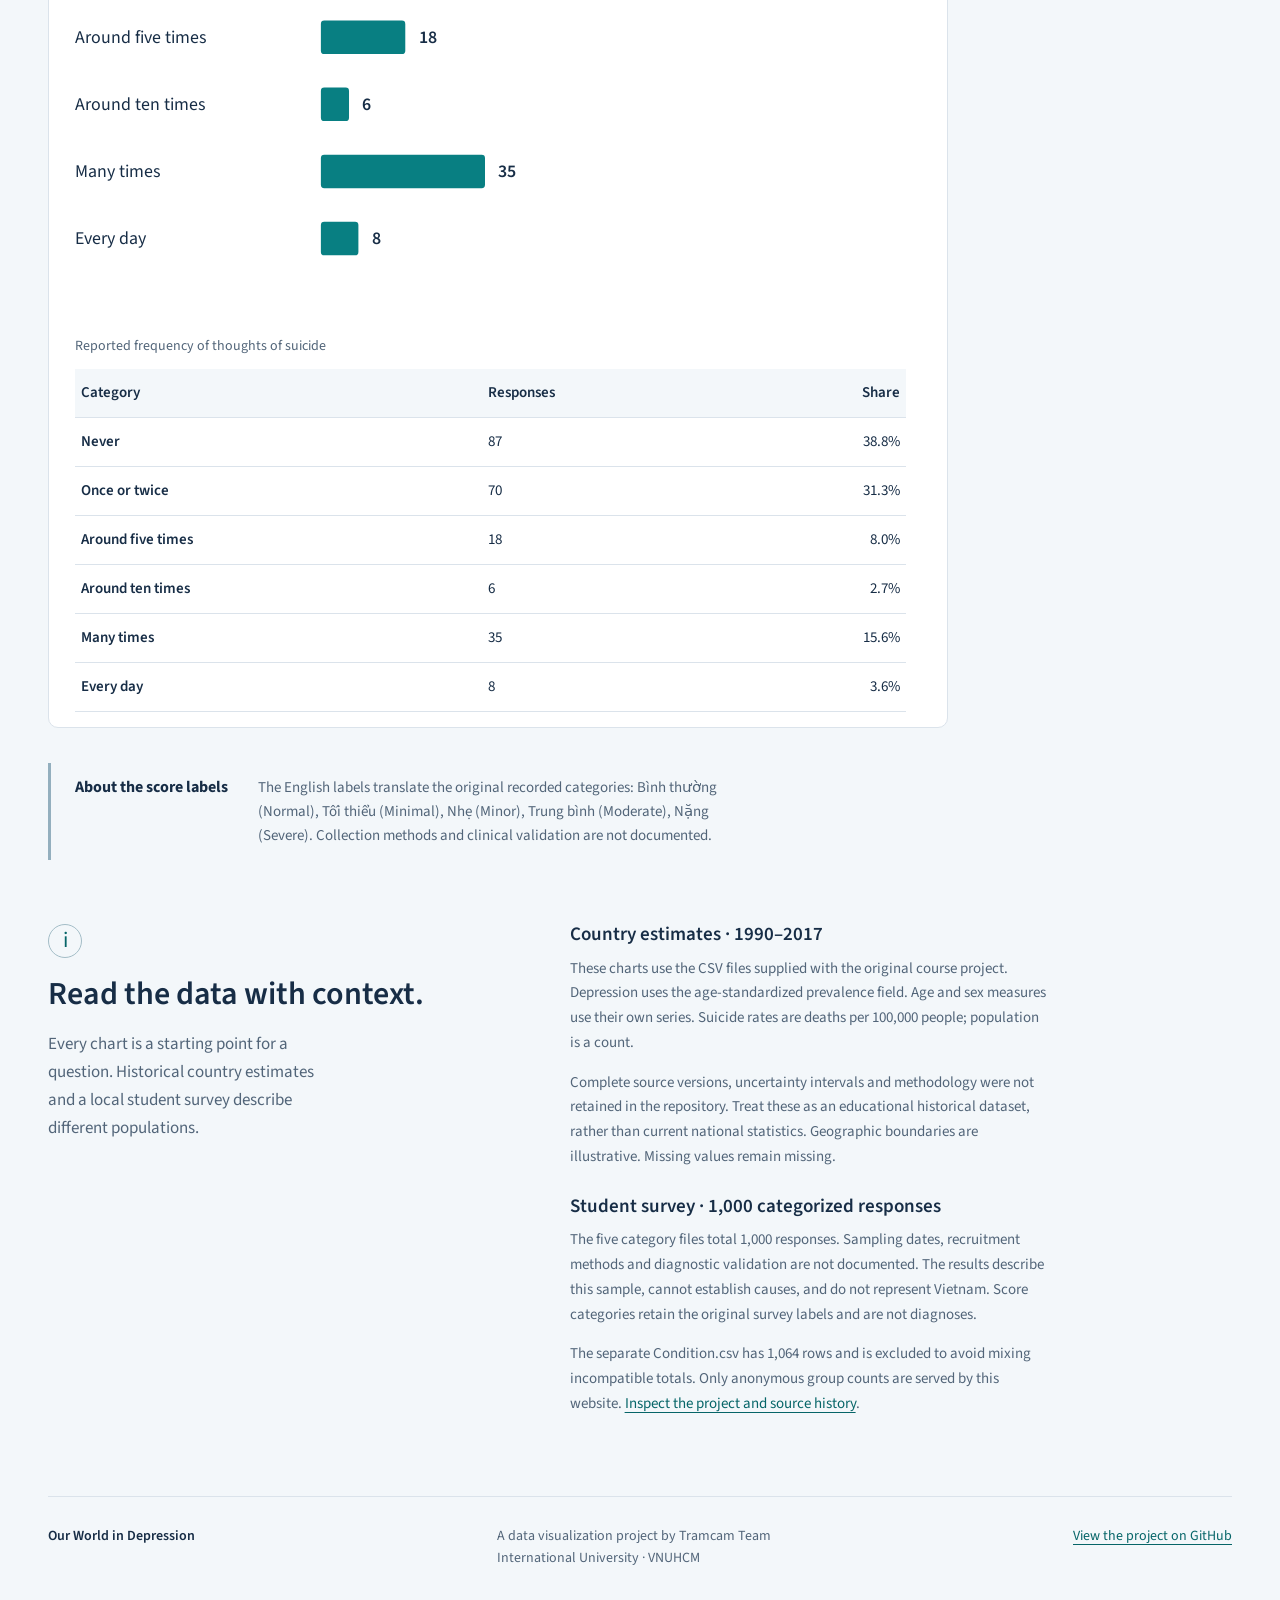
<file: public/self.html>
<!doctype html>
<html lang="en">
  <head>
    <meta charset="utf-8" />
    <meta name="viewport" content="width=device-width, initial-scale=1" />
    <link rel="icon" href="favicon.svg" type="image/svg+xml" />
    <meta name="theme-color" content="#F3F7FA" />
    <meta
      name="description"
      content="Explore historical mental-health data from 1990–2017 and anonymous student survey summaries. Compare countries, years and measures in an accessible atlas."
    />
    <title>Self-image | Our World in Depression</title>
    <link
      rel="preload"
      href="fonts/source-sans-3-latin-400-normal.woff2"
      as="font"
      type="font/woff2"
      crossorigin
    />
    <link rel="stylesheet" href="styles/style.css" />
    <script defer src="vendor/d3.v7.min.js"></script>
    <script type="module" src="scripts/app.js"></script>
  </head>
  <body>
    <a class="skip-link" href="#main">Skip to content</a>
    <header class="site-header wrap">
      <a
        class="brand"
        href="index.html"
        aria-label="Our World in Depression home"
        translate="no"
        ><svg viewBox="0 0 40 40" width="38" height="38" aria-hidden="true">
          <circle
            cx="20"
            cy="20"
            r="17"
            fill="none"
            stroke="currentColor"
            stroke-width="1.5"
          />
          <ellipse
            cx="20"
            cy="20"
            rx="8"
            ry="17"
            fill="none"
            stroke="currentColor"
          />
          <path
            d="M4 15h32M4 25h32M20 3v34"
            fill="none"
            stroke="currentColor"
          /></svg
        ><span>Our World<br /><strong>in Depression</strong></span></a
      >
      <nav aria-label="Main navigation">
        <a href="index.html" data-nav="global">Global atlas</a
        ><a href="vietnam.html" data-nav="vietnam">Vietnam</a
        ><a href="intro.html" data-nav="survey">Student survey</a>
      </nav>
      <a class="source-link" href="#sources"
        >About the data <span aria-hidden="true">↗</span></a
      >
    </header>
    <main id="main" class="wrap" tabindex="-1">
      <div id="app"></div>
      <div id="status" role="status" aria-live="polite">Loading the atlas…</div>
      <noscript
        ><p>
          Enable JavaScript to explore the charts. You can also inspect the
          historical <a href="data/countries.json">country data</a> and
          <a href="data/survey.json">anonymous survey summaries</a>.
        </p></noscript
      >
    </main>
    <footer class="wrap site-footer">
      <span>Our World in Depression</span
      ><span
        >A data visualization project by Tramcam Team<br />International
        University · VNUHCM</span
      ><a href="https://github.com/itzmealvin/DSDV_ourWorldInDepression"
        >View the project on GitHub</a
      >
    </footer>
  </body>
</html>
</file>
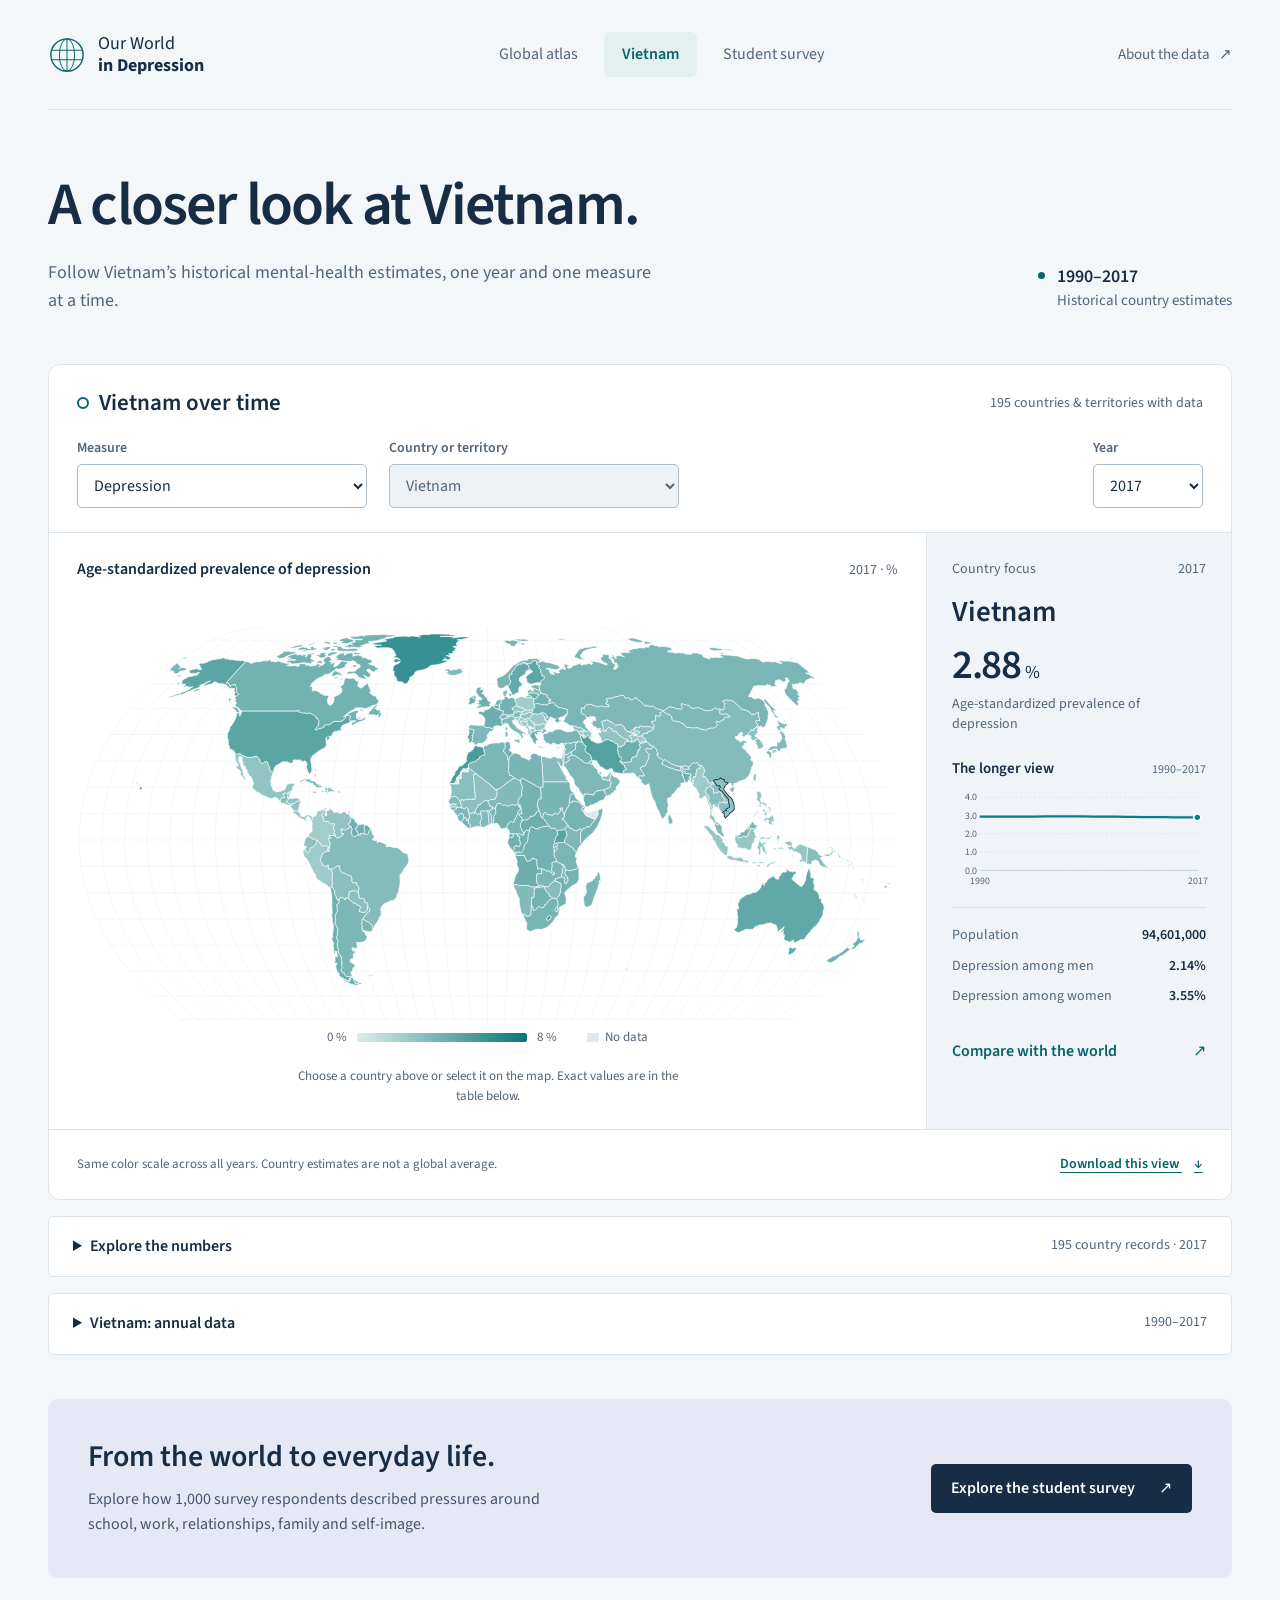
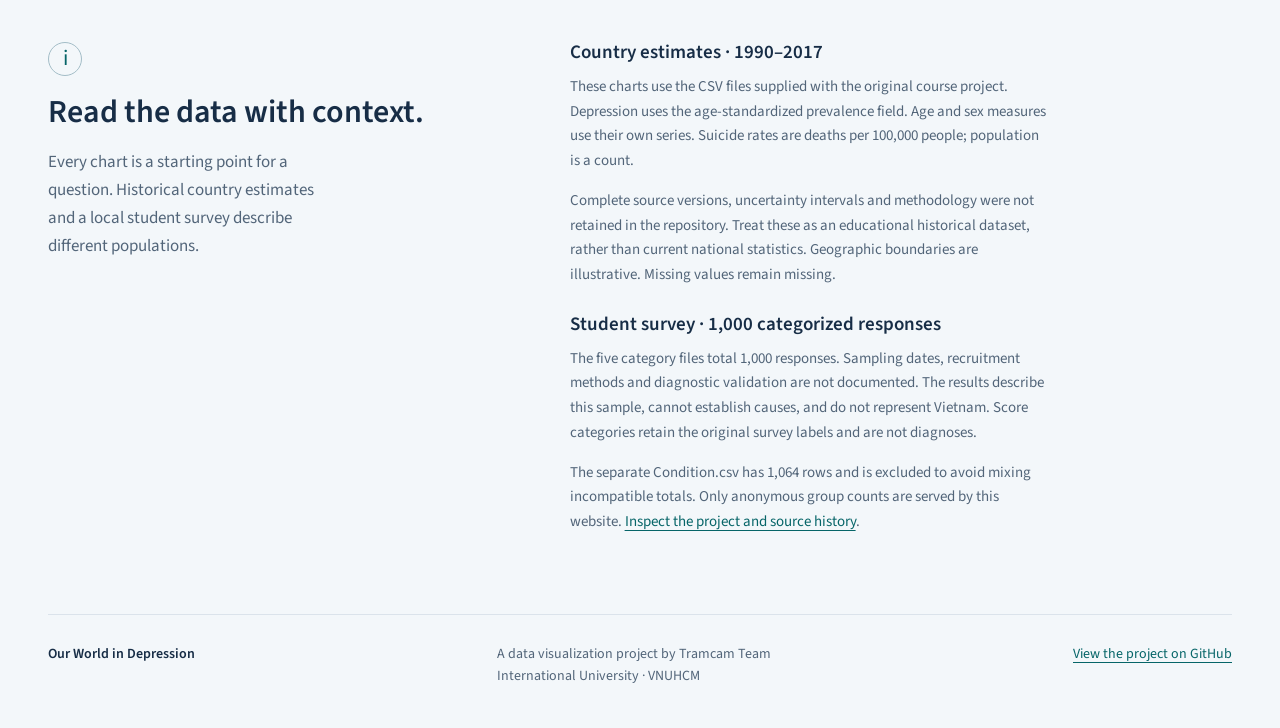
<file: public/vietnam.html>
<!doctype html>
<html lang="en">
  <head>
    <meta charset="utf-8" />
    <meta name="viewport" content="width=device-width, initial-scale=1" />
    <link rel="icon" href="favicon.svg" type="image/svg+xml" />
    <meta name="theme-color" content="#F3F7FA" />
    <meta
      name="description"
      content="Explore historical mental-health data from 1990–2017 and anonymous student survey summaries. Compare countries, years and measures in an accessible atlas."
    />
    <title>Vietnam | Our World in Depression</title>
    <link
      rel="preload"
      href="fonts/source-sans-3-latin-400-normal.woff2"
      as="font"
      type="font/woff2"
      crossorigin
    />
    <link rel="stylesheet" href="styles/style.css" />
    <script defer src="vendor/d3.v7.min.js"></script>
    <script type="module" src="scripts/app.js"></script>
  </head>
  <body>
    <a class="skip-link" href="#main">Skip to content</a>
    <header class="site-header wrap">
      <a
        class="brand"
        href="index.html"
        aria-label="Our World in Depression home"
        translate="no"
        ><svg viewBox="0 0 40 40" width="38" height="38" aria-hidden="true">
          <circle
            cx="20"
            cy="20"
            r="17"
            fill="none"
            stroke="currentColor"
            stroke-width="1.5"
          />
          <ellipse
            cx="20"
            cy="20"
            rx="8"
            ry="17"
            fill="none"
            stroke="currentColor"
          />
          <path
            d="M4 15h32M4 25h32M20 3v34"
            fill="none"
            stroke="currentColor"
          /></svg
        ><span>Our World<br /><strong>in Depression</strong></span></a
      >
      <nav aria-label="Main navigation">
        <a href="index.html" data-nav="global">Global atlas</a
        ><a href="vietnam.html" data-nav="vietnam">Vietnam</a
        ><a href="intro.html" data-nav="survey">Student survey</a>
      </nav>
      <a class="source-link" href="#sources"
        >About the data <span aria-hidden="true">↗</span></a
      >
    </header>
    <main id="main" class="wrap" tabindex="-1">
      <div id="app"></div>
      <div id="status" role="status" aria-live="polite">Loading the atlas…</div>
      <noscript
        ><p>
          Enable JavaScript to explore the charts. You can also inspect the
          historical <a href="data/countries.json">country data</a> and
          <a href="data/survey.json">anonymous survey summaries</a>.
        </p></noscript
      >
    </main>
    <footer class="wrap site-footer">
      <span>Our World in Depression</span
      ><span
        >A data visualization project by Tramcam Team<br />International
        University · VNUHCM</span
      ><a href="https://github.com/itzmealvin/DSDV_ourWorldInDepression"
        >View the project on GitHub</a
      >
    </footer>
  </body>
</html>
</file>
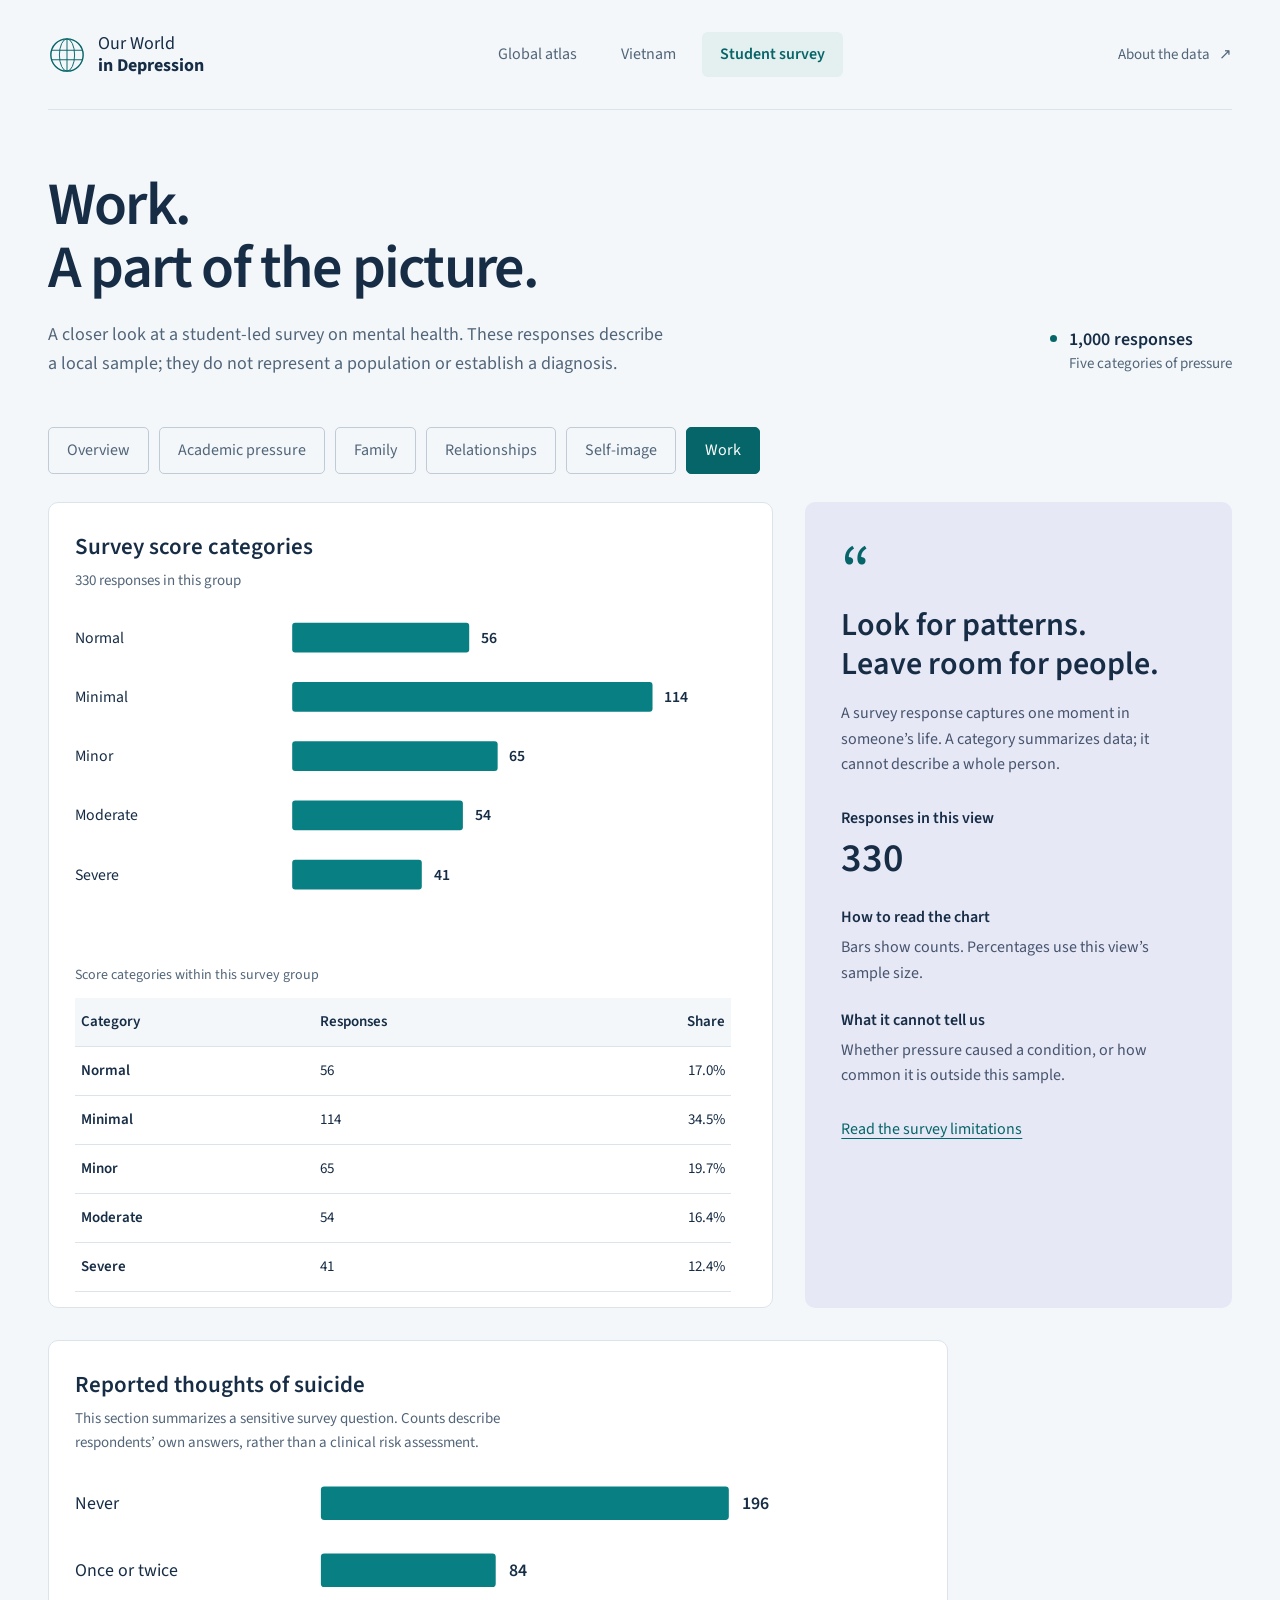
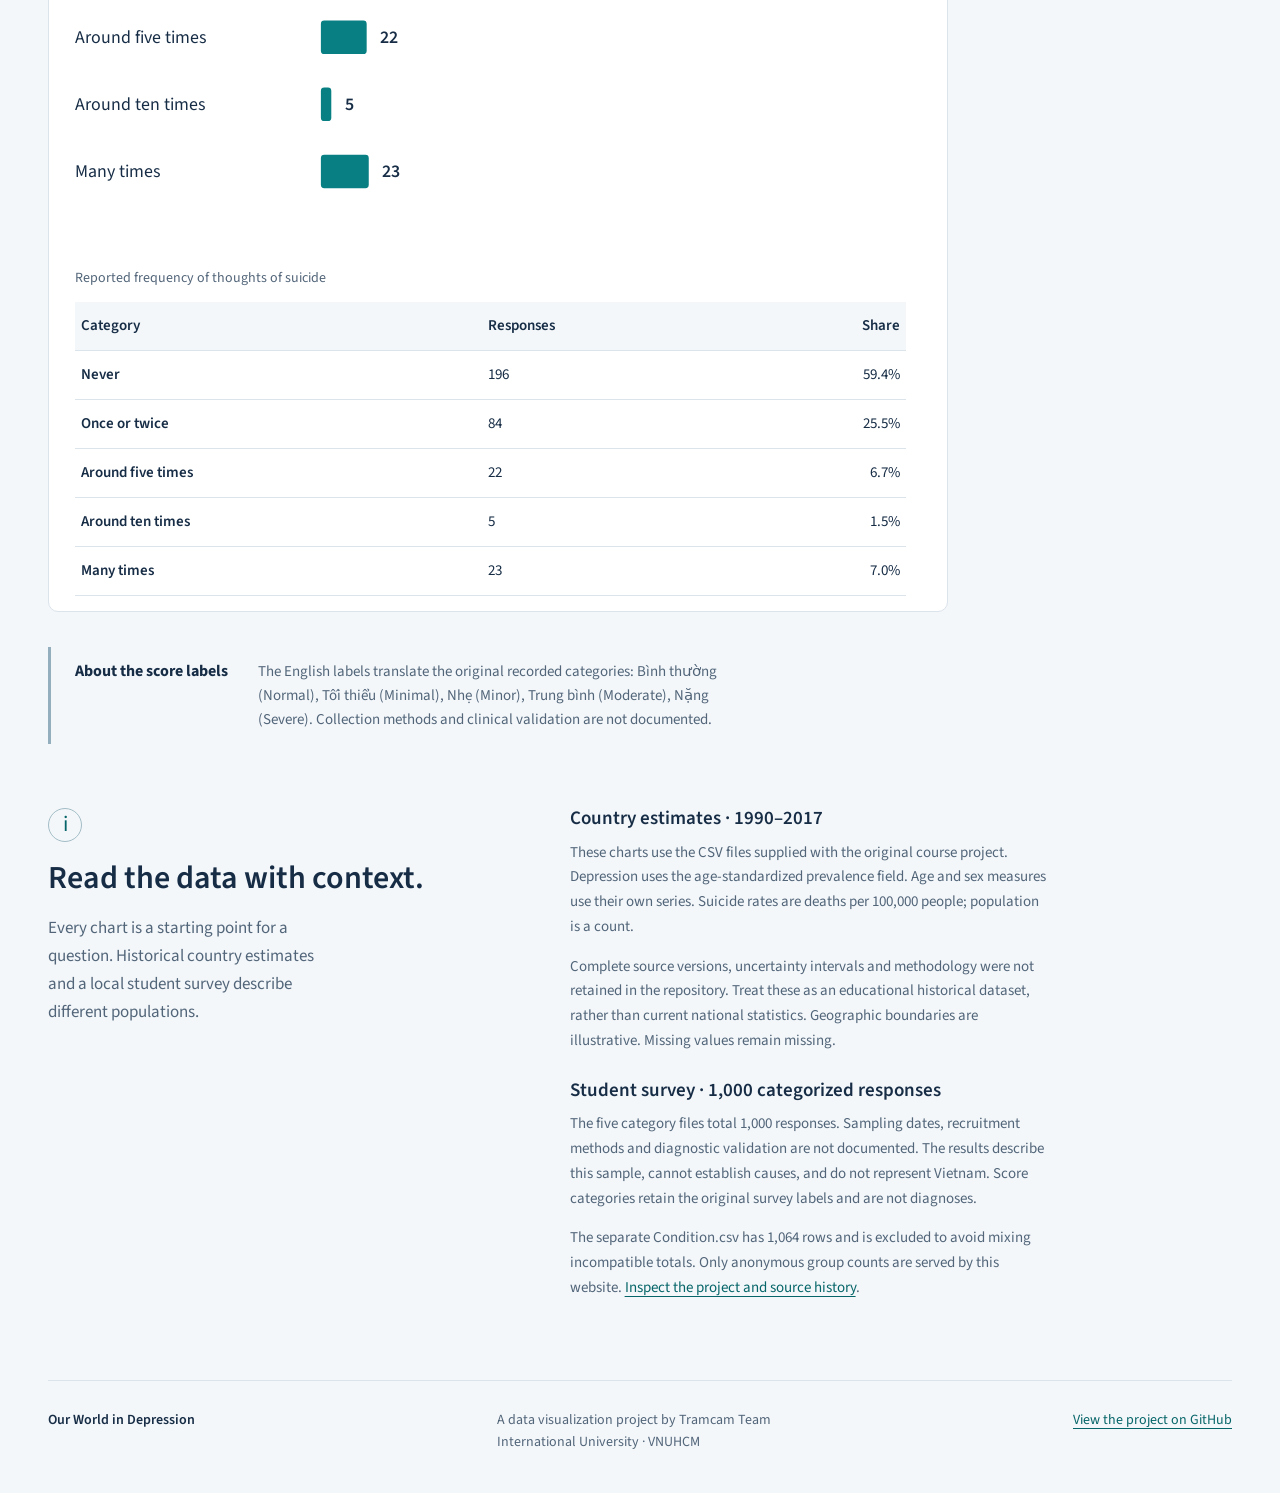
<file: public/work.html>
<!doctype html>
<html lang="en">
  <head>
    <meta charset="utf-8" />
    <meta name="viewport" content="width=device-width, initial-scale=1" />
    <link rel="icon" href="favicon.svg" type="image/svg+xml" />
    <meta name="theme-color" content="#F3F7FA" />
    <meta
      name="description"
      content="Explore historical mental-health data from 1990–2017 and anonymous student survey summaries. Compare countries, years and measures in an accessible atlas."
    />
    <title>Work | Our World in Depression</title>
    <link
      rel="preload"
      href="fonts/source-sans-3-latin-400-normal.woff2"
      as="font"
      type="font/woff2"
      crossorigin
    />
    <link rel="stylesheet" href="styles/style.css" />
    <script defer src="vendor/d3.v7.min.js"></script>
    <script type="module" src="scripts/app.js"></script>
  </head>
  <body>
    <a class="skip-link" href="#main">Skip to content</a>
    <header class="site-header wrap">
      <a
        class="brand"
        href="index.html"
        aria-label="Our World in Depression home"
        translate="no"
        ><svg viewBox="0 0 40 40" width="38" height="38" aria-hidden="true">
          <circle
            cx="20"
            cy="20"
            r="17"
            fill="none"
            stroke="currentColor"
            stroke-width="1.5"
          />
          <ellipse
            cx="20"
            cy="20"
            rx="8"
            ry="17"
            fill="none"
            stroke="currentColor"
          />
          <path
            d="M4 15h32M4 25h32M20 3v34"
            fill="none"
            stroke="currentColor"
          /></svg
        ><span>Our World<br /><strong>in Depression</strong></span></a
      >
      <nav aria-label="Main navigation">
        <a href="index.html" data-nav="global">Global atlas</a
        ><a href="vietnam.html" data-nav="vietnam">Vietnam</a
        ><a href="intro.html" data-nav="survey">Student survey</a>
      </nav>
      <a class="source-link" href="#sources"
        >About the data <span aria-hidden="true">↗</span></a
      >
    </header>
    <main id="main" class="wrap" tabindex="-1">
      <div id="app"></div>
      <div id="status" role="status" aria-live="polite">Loading the atlas…</div>
      <noscript
        ><p>
          Enable JavaScript to explore the charts. You can also inspect the
          historical <a href="data/countries.json">country data</a> and
          <a href="data/survey.json">anonymous survey summaries</a>.
        </p></noscript
      >
    </main>
    <footer class="wrap site-footer">
      <span>Our World in Depression</span
      ><span
        >A data visualization project by Tramcam Team<br />International
        University · VNUHCM</span
      ><a href="https://github.com/itzmealvin/DSDV_ourWorldInDepression"
        >View the project on GitHub</a
      >
    </footer>
  </body>
</html>
</file>
<file: public/styles/style.css>
@font-face {
  font-family: "Source Sans 3";
  font-style: normal;
  font-weight: 400;
  font-display: swap;
  src: url("../fonts/source-sans-3-latin-400-normal.woff2") format("woff2");
}
@font-face {
  font-family: "Source Sans 3";
  font-style: normal;
  font-weight: 600;
  font-display: swap;
  src: url("../fonts/source-sans-3-latin-600-normal.woff2") format("woff2");
}
@font-face {
  font-family: "Source Sans 3";
  font-style: normal;
  font-weight: 700;
  font-display: swap;
  src: url("../fonts/source-sans-3-latin-700-normal.woff2") format("woff2");
}
:root {
  font-family: "Source Sans 3", sans-serif;
  color: #172d46;
  background: #f3f7fa;
  font-synthesis: none;
  font-size: 16px;
  line-height: 1.6;
  --ink: #172d46;
  --slate: #526579;
  --teal: #066568;
  --line: #dbe3eb;
  --mist: #f3f7fa;
  --lavender: #e7e8f6;
  color-scheme: light;
}
* {
  box-sizing: border-box;
}
body {
  margin: 0;
}
a {
  color: var(--teal);
  text-underline-offset: 4px;
}
a:hover {
  color: #064c50;
}
button,
select,
a,
summary {
  touch-action: manipulation;
  -webkit-tap-highlight-color: #c8e5e4;
}
button,
select,
summary {
  font: inherit;
}
button,
select,
summary,
.country[role="button"] {
  cursor: pointer;
}
button,
a,
select,
summary {
  transition:
    background-color 0.15s,
    color 0.15s,
    border-color 0.15s;
}
a:focus-visible,
button:focus-visible,
select:focus-visible,
summary:focus-visible,
[tabindex]:focus-visible {
  outline: 3px solid #087f82;
  outline-offset: 4px;
}
p {
  margin: 0 0 1em;
  max-width: 68ch;
}
h1,
h2,
h3 {
  line-height: 1.2;
  text-wrap: balance;
  margin: 0;
  font-weight: 600;
}
svg {
  display: block;
  max-width: 100%;
  height: auto;
}
h2 {
  font-size: 26px;
}
h3 {
  font-size: 18px;
}
main {
  min-height: 65vh;
}
section,
[id] {
  scroll-margin-top: 24px;
}
.wrap {
  width: min(1400px, calc(100% - 96px));
  margin-inline: auto;
}
.skip-link {
  position: absolute;
  left: 20px;
  top: -80px;
  background: white;
  padding: 12px 20px;
  z-index: 5;
}
.skip-link:focus {
  top: 12px;
}
.site-header {
  display: flex;
  align-items: center;
  gap: 36px;
  min-height: 110px;
  border-bottom: 1px solid var(--line);
}
.brand {
  display: flex;
  align-items: center;
  gap: 12px;
  color: var(--ink);
  text-decoration: none;
  font-size: 18px;
  line-height: 1.2;
  flex-shrink: 0;
}
.brand strong {
  font-weight: 700;
}
.brand svg {
  color: var(--teal);
}
.site-header nav {
  display: flex;
  gap: 8px;
  margin-inline: auto;
}
.site-header nav a {
  padding: 10px 18px;
  color: var(--slate);
  text-decoration: none;
  border-radius: 6px;
  white-space: nowrap;
  min-height: 44px;
}
.site-header nav a:hover {
  background: #e5edf2;
  color: var(--ink);
}
.site-header nav a[aria-current] {
  background: #e4efef;
  color: #066568;
  font-weight: 600;
}
.source-link {
  font-size: 15px;
  color: var(--slate);
  text-decoration: none;
  padding-block: 10px;
  min-height: 44px;
}
.source-link span {
  margin-left: 6px;
}
.hero {
  padding: 64px 0 48px;
  display: flex;
  align-items: flex-end;
  justify-content: space-between;
  gap: 40px;
}
.hero h1 {
  font-size: clamp(42px, 4.7vw, 68px);
  line-height: 1.04;
  letter-spacing: -1.8px;
  margin-bottom: 22px;
  font-weight: 600;
}
.hero p {
  font-size: 18px;
  color: var(--slate);
  max-width: 620px;
  line-height: 1.6;
  margin-bottom: 0;
}
.period {
  position: relative;
  flex-shrink: 0;
  color: var(--slate);
  font-size: 15px;
  padding: 0 0 4px 19px;
  line-height: 1.45;
}
.period strong {
  font-size: 18px;
  font-weight: 600;
  color: var(--ink);
}
.period-dot {
  position: absolute;
  left: 0;
  top: 8px;
  width: 7px;
  height: 7px;
  border-radius: 50%;
  background: var(--teal);
}
.atlas {
  background: white;
  border: 1px solid var(--line);
  border-radius: 12px;
  overflow: clip;
}
.atlas-heading {
  padding: 24px 28px 20px;
  display: flex;
  align-items: center;
  justify-content: space-between;
  gap: 20px;
}
.atlas-heading > div {
  display: flex;
  align-items: center;
  gap: 10px;
}
.atlas-heading h2 {
  font-size: 23px;
}
.atlas-heading > span {
  font-size: 14px;
  color: var(--slate);
}
.atlas-mark {
  height: 12px;
  width: 12px;
  border: 2px solid var(--teal);
  border-radius: 50%;
}
.toolbar {
  display: flex;
  gap: 22px;
  align-items: flex-end;
  padding: 0 28px 24px;
  border-bottom: 1px solid var(--line);
}
.field {
  display: flex;
  flex-direction: column;
  gap: 5px;
  min-width: 0;
}
.field label {
  font-size: 14px;
  font-weight: 600;
  color: var(--slate);
}
select {
  color: var(--ink);
  background-color: #fff;
  border: 1px solid #aabac7;
  border-radius: 5px;
  min-height: 44px;
  padding: 7px 36px 7px 12px;
  width: 100%;
  font-size: 16px;
}
select:hover {
  border-color: var(--teal);
}
select:disabled {
  color: #526579;
  opacity: 1;
  background: #eef2f5;
  cursor: default;
}
.measure-field,
.country-field {
  width: 290px;
}
.year-field {
  margin-left: auto;
  width: 110px;
}
.atlas-grid {
  display: grid;
  grid-template-columns: minmax(0, 1fr) 305px;
}
.map-panel {
  padding: 26px 28px 22px;
  min-width: 0;
}
.plot-title {
  display: flex;
  justify-content: space-between;
  gap: 20px;
  align-items: baseline;
}
.plot-title h3 {
  font-size: 16px;
  font-weight: 600;
}
.plot-title > span {
  font-size: 14px;
  color: var(--slate);
  white-space: nowrap;
}
#map {
  margin: 15px -5px 0;
  min-height: 180px;
}
#map svg {
  width: 100%;
}
.country {
  stroke: white;
  stroke-width: 0.6;
  vector-effect: non-scaling-stroke;
}
.country:hover {
  stroke: #172d46;
  stroke-width: 1.2;
}
.country.selected {
  stroke: #172d46;
  stroke-width: 1.7;
  paint-order: stroke fill;
}
.graticule {
  fill: none;
  stroke: #dbe4eb;
  stroke-width: 0.5;
  opacity: 0.65;
}
.legend {
  display: flex;
  justify-content: center;
  align-items: center;
  gap: 10px;
  color: var(--slate);
  font-size: 13px;
  margin-top: 5px;
  flex-wrap: wrap;
}
.legend-scale {
  display: inline-block;
  width: 170px;
  height: 9px;
  background: linear-gradient(to right, #dbeeea, #087578);
  border-radius: 2px;
}
.no-data-key {
  display: flex;
  align-items: center;
  gap: 6px;
  margin-left: 20px;
}
.no-data-key i {
  height: 9px;
  width: 12px;
  background: #e1e7ed;
}
.chart-hint {
  font-size: 13px;
  color: var(--slate);
  margin: 18px auto 0;
  text-align: center;
}
.country-panel {
  background: #f0f4f8;
  border-left: 1px solid var(--line);
  padding: 25px 25px 24px;
  min-width: 0;
}
.country-meta {
  display: flex;
  justify-content: space-between;
  gap: 16px;
  color: var(--slate);
  font-size: 14px;
  margin-bottom: 14px;
}
.country-panel h2 {
  font-size: 29px;
  overflow-wrap: anywhere;
}
.country-value {
  font-size: clamp(27px, 3.2vw, 52px);
  line-height: 1.2;
  font-weight: 600;
  letter-spacing: -1.5px;
  margin-top: 12px;
  font-variant-numeric: tabular-nums;
  overflow-wrap: anywhere;
}
.country-value span {
  font-size: 18px;
  font-weight: 400;
  letter-spacing: 0;
  margin-left: 5px;
}
.value-description {
  font-size: 14px;
  color: var(--slate);
  margin-top: 5px;
  line-height: 1.4;
}
.trend-heading {
  display: flex;
  align-items: baseline;
  justify-content: space-between;
  margin-top: 25px;
  gap: 12px;
}
.trend-heading h3 {
  font-size: 15px;
}
.trend-heading span {
  font-size: 12px;
  color: var(--slate);
}
#trend {
  margin: 7px -4px 15px;
}
#trend svg {
  width: 100%;
  overflow: visible;
}
#trend .tick text {
  fill: var(--slate);
  font:
    11px "Source Sans 3",
    sans-serif;
}
#trend .tick line {
  stroke: #d8e1e9;
  stroke-dasharray: 2 3;
}
#trend .domain {
  stroke: #bccbd7;
}
.country-facts {
  border-top: 1px solid #d6e0e8;
  padding-top: 12px;
  font-size: 14px;
}
.country-facts > div {
  display: flex;
  justify-content: space-between;
  gap: 10px;
  padding: 4px 0;
}
.country-facts span {
  color: var(--slate);
}
.country-facts strong {
  font-weight: 600;
  font-variant-numeric: tabular-nums;
  white-space: nowrap;
}
.text-link {
  display: flex;
  justify-content: space-between;
  align-items: center;
  margin-top: 18px;
  min-height: 44px;
  text-decoration: none;
  font-weight: 600;
}
.atlas-bottom {
  display: flex;
  justify-content: space-between;
  align-items: center;
  gap: 30px;
  border-top: 1px solid var(--line);
  padding: 17px 28px;
  color: var(--slate);
  font-size: 13px;
}
.atlas-bottom p {
  margin: 0;
  max-width: 70ch;
}
.download {
  white-space: nowrap;
  font-size: 14px;
  font-weight: 600;
  padding: 6px 0;
}
.download span {
  margin-left: 12px;
}
.data-details {
  margin-top: 16px;
  border: 1px solid var(--line);
  border-radius: 6px;
  background: #fff;
}
.data-details summary {
  padding: 17px 24px;
  font-weight: 600;
  min-height: 54px;
}
.data-details summary:hover {
  background: #e8f1f2;
}
.data-details summary span {
  float: right;
  font-size: 14px;
  font-weight: 400;
  color: var(--slate);
}
.table-scroll {
  overflow: auto;
  max-height: 430px;
  padding: 0 24px 16px;
  scrollbar-gutter: stable;
}
table {
  border-collapse: collapse;
  width: 100%;
  font-variant-numeric: tabular-nums;
}
caption {
  text-align: left;
  color: var(--slate);
  font-size: 14px;
  padding: 12px 0;
}
th,
td {
  padding: 12px 14px;
  border-bottom: 1px solid var(--line);
  text-align: left;
  font-size: 15px;
}
th {
  font-weight: 600;
}
td:last-child,
th:last-child {
  text-align: right;
}
thead {
  background: #f3f7fa;
}
tbody tr {
  content-visibility: auto;
  contain-intrinsic-size: auto 49px;
}
.survey-invitation {
  display: flex;
  align-items: center;
  justify-content: space-between;
  gap: 35px;
  padding: 40px;
  background: #e7e8f6;
  border-radius: 10px;
  margin-top: 44px;
}
.survey-invitation h2 {
  font-size: 30px;
  margin-bottom: 12px;
}
.survey-invitation p {
  margin: 0;
  color: #46546d;
  max-width: 60ch;
}
.button {
  background: var(--ink);
  color: white;
  border: 0;
  border-radius: 5px;
  text-decoration: none;
  display: inline-flex;
  align-items: center;
  justify-content: center;
  gap: 24px;
  padding: 12px 20px;
  font-weight: 600;
  min-height: 48px;
  white-space: nowrap;
}
.button:hover {
  background: #285674;
  color: white;
}
.sources {
  padding: 64px 0;
  display: grid;
  grid-template-columns: 1fr 1.5fr;
  gap: 80px;
}
.sources h2 {
  font-size: 32px;
  margin: 17px 0;
}
.sources h3 {
  font-size: 19px;
  margin: 0 0 10px;
}
.sources h3:not(:first-child) {
  margin-top: 26px;
}
.sources p {
  font-size: 15px;
  color: var(--slate);
  line-height: 1.65;
}
.sources > div:first-child p {
  font-size: 17px;
  max-width: 35ch;
}
.section-mark {
  width: 34px;
  height: 34px;
  border-radius: 50%;
  border: 1px solid #a3bdc7;
  display: flex;
  align-items: center;
  justify-content: center;
  font-size: 22px;
  color: var(--teal);
}
.site-footer {
  display: flex;
  gap: 30px;
  justify-content: space-between;
  align-items: flex-start;
  border-top: 1px solid var(--line);
  padding-block: 28px 40px;
  font-size: 14px;
  color: var(--slate);
}
.site-footer > span:first-child {
  font-weight: 600;
  color: var(--ink);
}
.site-footer a {
  font-size: 14px;
}
.topic-nav {
  display: flex;
  flex-wrap: wrap;
  gap: 10px;
  margin-bottom: 28px;
}
.topic-nav a {
  padding: 10px 18px;
  border: 1px solid #bfcbd7;
  border-radius: 5px;
  text-decoration: none;
  color: var(--slate);
  min-height: 44px;
}
.topic-nav a:hover {
  background: #e3eeee;
  color: #064c50;
}
.topic-nav a[aria-current] {
  background: var(--teal);
  color: white;
  border-color: var(--teal);
}
.survey-grid {
  display: grid;
  grid-template-columns: minmax(0, 1.7fr) minmax(0, 1fr);
  gap: 32px;
}
.survey-chart {
  background: white;
  border: 1px solid var(--line);
  border-radius: 10px;
  padding: 30px 26px 15px;
  min-width: 0;
}
.survey-chart .plot-title {
  display: block;
}
.survey-chart h2 {
  font-size: 23px;
}
.survey-chart .plot-title p,
.chart-description {
  font-size: 15px;
  color: var(--slate);
  margin-top: 8px;
}
.survey-chart .table-scroll {
  padding: 0;
  max-height: none;
}
.survey-chart table th,
.survey-chart table td {
  padding-inline: 6px;
}
#survey-bars,
#frequency-bars {
  margin: 18px 0 25px;
}
#survey-bars svg,
#frequency-bars svg {
  width: 100%;
}
#survey-bars text,
#frequency-bars text {
  font:
    16px "Source Sans 3",
    sans-serif;
  fill: var(--ink);
}
#survey-bars .bar-value,
#frequency-bars .bar-value {
  font-weight: 600;
  font-variant-numeric: tabular-nums;
}
.frequency-panel {
  margin-top: 32px;
  max-width: 900px;
}
.frequency-panel .chart {
  max-width: 760px;
}
.survey-context {
  padding: 36px;
  background: var(--lavender);
  border-radius: 10px;
}
.quote-mark {
  color: var(--teal);
  display: block;
  font-size: 70px;
  height: 50px;
  line-height: 1;
}
.survey-context h2 {
  font-size: 32px;
  line-height: 1.2;
  margin: 18px 0;
}
.survey-context p,
.survey-context dd {
  color: #46546d;
  font-size: 16px;
}
.survey-context dl {
  margin: 28px 0;
}
.survey-context dt {
  font-weight: 600;
  margin-top: 22px;
}
.survey-context dd {
  margin: 4px 0;
}
.survey-context dt:first-child + dd {
  font-size: 40px;
  line-height: 1.2;
  color: var(--ink);
  font-weight: 600;
}
.context-note {
  display: flex;
  align-items: baseline;
  gap: 30px;
  border-left: 3px solid #93afbe;
  margin: 35px 0 0;
  padding: 12px 24px;
}
.context-note strong {
  white-space: nowrap;
}
.context-note p {
  font-size: 15px;
  color: var(--slate);
  margin: 0;
}
#status:not(:empty) {
  padding: 30px 0;
  color: var(--slate);
}
@media (min-width: 1600px) {
  .hero {
    padding-top: 74px;
    padding-bottom: 55px;
  }
  .atlas-grid {
    grid-template-columns: minmax(0, 1fr) 335px;
  }
  .country-panel {
    padding: 30px;
  }
  .map-panel {
    padding: 30px 35px;
  }
}
@media (max-width: 1100px) {
  .wrap {
    width: calc(100% - 56px);
  }
  .source-link {
    display: none;
  }
  .site-header nav {
    margin-left: auto;
    margin-right: 0;
  }
  .atlas-grid {
    grid-template-columns: minmax(0, 1fr) 270px;
  }
  .map-panel {
    padding: 24px 18px;
  }
  .country-panel {
    padding: 24px 20px;
  }
  .plot-title {
    display: block;
  }
  .plot-title > span {
    display: block;
    margin-top: 5px;
  }
  .sources {
    gap: 45px;
  }
  .survey-context {
    padding: 28px;
  }
  .country-value {
    font-size: 35px;
  }
  .survey-invitation {
    padding: 30px;
  }
  .button {
    gap: 12px;
  }
}
@media (max-width: 800px) {
  .wrap {
    width: calc(100% - 40px);
  }
  .hero {
    padding: 40px 0 32px;
    gap: 28px;
    align-items: flex-start;
  }
  .hero h1 {
    font-size: 49px;
  }
  .hero p {
    font-size: 17px;
  }
  .period {
    font-size: 13px;
    max-width: 160px;
    flex-shrink: 1;
  }
  .period strong {
    font-size: 16px;
  }
  .atlas-grid {
    grid-template-columns: 1fr;
  }
  .country-panel {
    border-left: 0;
    border-top: 1px solid var(--line);
    display: grid;
    grid-template-columns: 1fr 1fr;
    column-gap: 35px;
  }
  .country-meta {
    grid-column: 1/-1;
    margin-bottom: 6px;
  }
  .country-panel h2 {
    grid-column: 1;
    grid-row: 2;
  }
  .country-value {
    grid-column: 1;
    grid-row: 3;
  }
  .value-description {
    grid-column: 1;
    grid-row: 4;
  }
  .trend-heading {
    grid-column: 2;
    grid-row: 2;
    margin: 0;
  }
  #trend {
    grid-column: 2;
    grid-row: 3/5;
  }
  .country-facts {
    grid-column: 1/-1;
    margin-top: 12px;
  }
  .text-link {
    grid-column: 1/-1;
  }
  .atlas-heading > span {
    max-width: 170px;
    text-align: right;
  }
  .toolbar {
    gap: 15px;
  }
  .measure-field,
  .country-field {
    width: auto;
    flex: 1;
  }
  .year-field {
    width: 100px;
  }
  .survey-grid {
    grid-template-columns: 1fr;
  }
  .survey-context {
    padding: 28px;
  }
  .survey-context dl {
    display: grid;
    grid-template-columns: 1fr 2fr;
    column-gap: 20px;
  }
  .survey-context dt {
    margin-top: 4px;
  }
  .survey-context dd {
    margin-bottom: 16px;
  }
  .survey-invitation {
    display: block;
  }
  .survey-invitation .button {
    margin-top: 24px;
  }
  .sources {
    gap: 35px;
    grid-template-columns: 1fr 1.4fr;
  }
  .site-footer {
    flex-wrap: wrap;
  }
  .site-footer > span:first-child {
    width: 100%;
  }
  .context-note {
    display: block;
  }
  .context-note p {
    margin-top: 8px;
  }
}
@media (max-width: 560px) {
  .wrap {
    width: calc(100% - 32px);
  }
  .site-header {
    gap: 0;
    flex-wrap: wrap;
    padding-top: 20px;
    padding-bottom: 12px;
  }
  .brand {
    font-size: 17px;
  }
  .brand svg {
    width: 32px;
    height: 32px;
  }
  .site-header nav {
    width: 100%;
    margin: 18px 0 0;
    justify-content: space-between;
    gap: 2px;
  }
  .site-header nav a {
    font-size: 15px;
    padding: 9px 12px;
  }
  .hero {
    display: block;
    padding: 32px 0;
  }
  .hero h1 {
    font-size: 44px;
    letter-spacing: -1.2px;
  }
  .hero p {
    font-size: 16px;
  }
  .period {
    max-width: none;
    margin-top: 22px;
    font-size: 14px;
    display: flex;
    gap: 6px;
    align-items: baseline;
  }
  .period br {
    display: none;
  }
  .period strong {
    font-size: 15px;
  }
  .atlas-heading {
    padding: 20px 18px;
    align-items: flex-start;
    gap: 10px;
  }
  .atlas-heading h2 {
    font-size: 20px;
  }
  .atlas-heading > span {
    font-size: 12px;
    max-width: 115px;
  }
  .atlas-heading > div {
    gap: 8px;
  }
  .atlas-mark {
    width: 10px;
    height: 10px;
    flex-shrink: 0;
  }
  .toolbar {
    flex-wrap: wrap;
    padding: 0 18px 20px;
    gap: 12px;
  }
  .measure-field {
    flex-basis: 100%;
  }
  .country-field {
    flex: 1;
  }
  .year-field {
    width: 85px;
  }
  .field label {
    font-size: 13px;
  }
  .map-panel {
    padding: 20px 14px;
  }
  #map {
    margin: 12px -8px 0;
    min-height: 0;
  }
  .plot-title h3 {
    font-size: 15px;
  }
  .legend {
    gap: 7px;
    font-size: 12px;
  }
  .legend-scale {
    width: 80px;
  }
  .no-data-key {
    margin-left: 8px;
  }
  .chart-hint {
    font-size: 12px;
    line-height: 1.5;
    max-width: 34ch;
  }
  .country-panel {
    display: block;
    padding: 22px;
  }
  .country-meta {
    margin-bottom: 12px;
  }
  .country-panel h2 {
    font-size: 27px;
  }
  .country-value {
    font-size: 40px;
    margin-top: 5px;
  }
  .country-facts {
    margin-top: 20px;
  }
  .trend-heading {
    margin-top: 24px;
  }
  #trend {
    max-width: 400px;
  }
  .atlas-bottom {
    padding: 18px;
    display: block;
    font-size: 12px;
  }
  .download {
    display: inline-block;
    margin-top: 12px;
    min-height: 44px;
  }
  .data-details summary {
    padding: 15px 16px;
    font-size: 15px;
  }
  .data-details summary span {
    display: block;
    float: none;
    margin-top: 3px;
    font-size: 12px;
  }
  .data-details .table-scroll {
    padding-inline: 14px;
  }
  th,
  td {
    font-size: 14px;
    padding-inline: 8px;
  }
  .survey-invitation {
    padding: 25px;
    margin-top: 30px;
  }
  .survey-invitation h2 {
    font-size: 27px;
  }
  .survey-invitation p {
    font-size: 15px;
  }
  .button {
    white-space: normal;
    font-size: 15px;
  }
  .sources {
    padding: 40px 0;
    display: block;
  }
  .sources h2 {
    font-size: 29px;
  }
  .sources > div:first-child {
    margin-bottom: 30px;
  }
  .sources > div:first-child p {
    max-width: 68ch;
  }
  .site-footer {
    font-size: 13px;
    gap: 17px;
    padding-bottom: 30px;
  }
  .topic-nav {
    gap: 8px;
  }
  .topic-nav a {
    font-size: 14px;
    padding: 9px 12px;
  }
  .survey-chart {
    padding: 22px 16px 12px;
  }
  .survey-chart h2 {
    font-size: 22px;
  }
  #survey-bars text,
  #frequency-bars text {
    font-size: 28px;
  }
  .survey-context h2 {
    font-size: 29px;
  }
  .survey-context dl {
    display: block;
  }
  .survey-context dt {
    margin-top: 20px;
  }
  .survey-context dd {
    font-size: 15px;
  }
  .context-note {
    padding: 8px 16px;
  }
  .table-scroll {
    max-height: 380px;
  }
}
@media (prefers-reduced-motion: reduce) {
  *,
  *::before,
  *::after {
    animation: none !important;
    transition: none !important;
    scroll-behavior: auto !important;
  }
}
</file>
